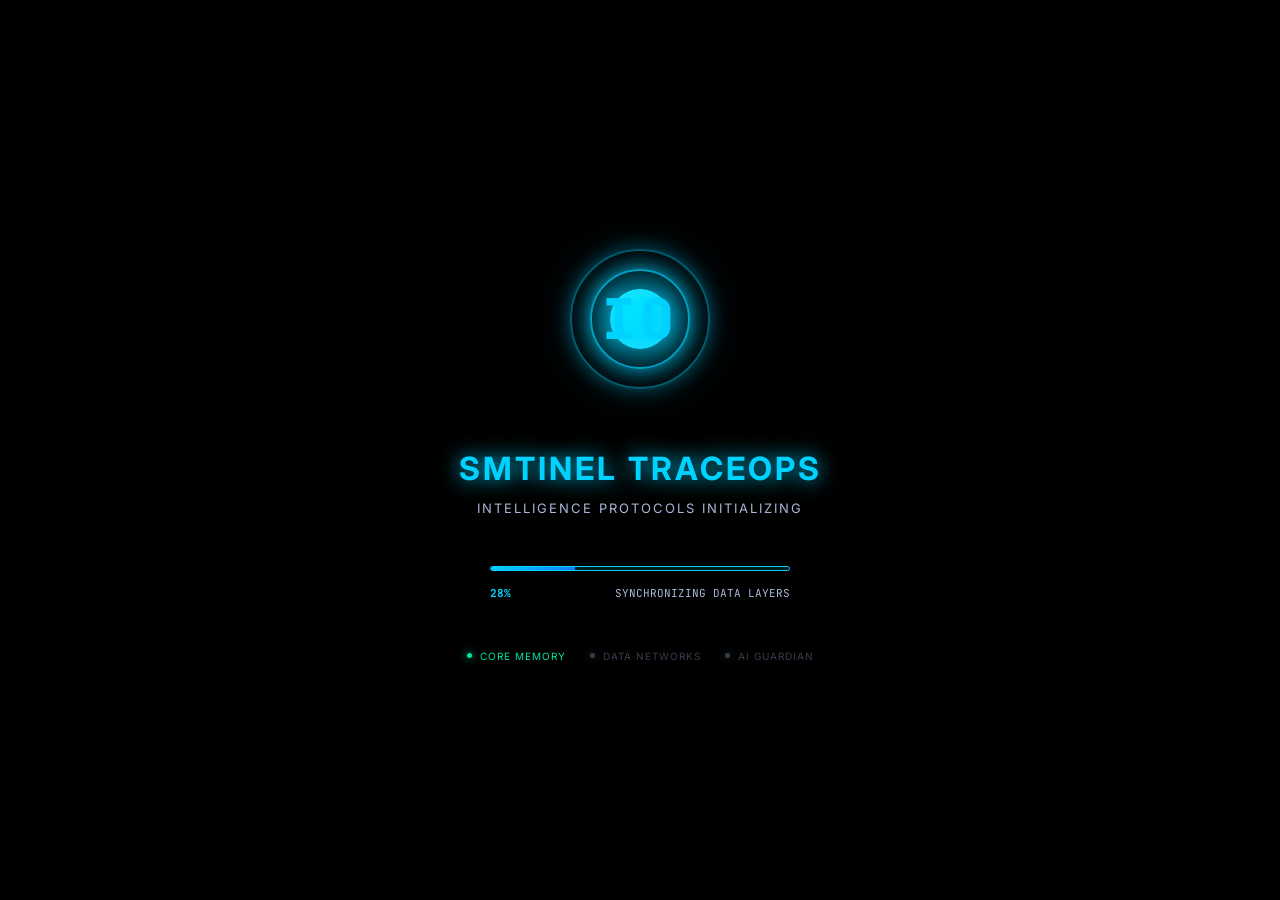
<file: demo/index.html>
<!DOCTYPE html>
<html lang="es">
<head>
    <meta charset="UTF-8">
    <meta name="viewport" content="width=device-width, initial-scale=1.0, viewport-fit=cover, user-scalable=no">
    <meta name="apple-mobile-web-app-capable" content="yes">
    <meta name="apple-mobile-web-app-status-bar-style" content="black-translucent">
    <title>SMTinel IO - Operative Intelligence</title>
    <link rel="preconnect" href="https://fonts.googleapis.com">
    <link rel="preconnect" href="https://fonts.gstatic.com" crossorigin>
    <link href="https://fonts.googleapis.com/css2?family=Inter:wght@300;400;600;700;800&family=JetBrains+Mono:wght@400;700&display=swap" rel="stylesheet">
<style>
/* ═══════════════════════════════════════════════════════════════ */
/* SMTINEL IO - PREMIUM CINEMATIC DASHBOARD                        */
/* Enterprise AI HUD - Complete Visual Redesign                    */
/* ═══════════════════════════════════════════════════════════════ */

/* ─────────────────────────────────────────────────────────────── */
/* RESET & BASE                                                     */
/* ─────────────────────────────────────────────────────────────── */

* {
    margin: 0;
    padding: 0;
    box-sizing: border-box;
}

html, body {
    width: 100% !important;
    height: 100% !important;
    font-family: 'Segoe UI', 'Inter', sans-serif !important;
    background: radial-gradient(circle at top, #0B1220, #050A0F) !important;
    color: #E8F0FF !important;
    overflow: hidden !important;
    -webkit-font-smoothing: antialiased !important;
    -webkit-touch-callout: none !important;
    user-select: none !important;
}

/* ─────────────────────────────────────────────────────────────── */
/* VIEWPORT & BINARY RAIN                                           */
/* ─────────────────────────────────────────────────────────────── */

.viewport {
    width: 100% !important;
    height: 100% !important;
    position: relative !important;
    overflow: hidden !important;
    display: flex !important;
    flex-direction: column !important;
}

#binaryCanvas {
    position: absolute;
    top: 0;
    left: 0;
    width: 100%;
    height: 100%;
    opacity: 0.06;
    z-index: 0;
}

/* ─────────────────────────────────────────────────────────────── */
/* BOOT SEQUENCE - CINEMATOGRAPHIC BLACK SCREEN                    */
/* ─────────────────────────────────────────────────────────────── */

.boot-sequence {
    position: absolute;
    inset: 0;
    display: flex;
    align-items: center;
    justify-content: center;
    background: #000000;
    backdrop-filter: blur(8px);
    z-index: 2000;
    opacity: 1;
    transition: opacity 1s cubic-bezier(0.4, 0, 0.2, 1);
    pointer-events: all;
}

.boot-sequence.hidden {
    opacity: 0;
    pointer-events: none;
}

.boot-container {
    display: flex;
    flex-direction: column;
    align-items: center;
    gap: 50px;
    text-align: center;
    padding: 40px;
    max-width: 500px;
}

/* Boot Logo - Holographic */
.boot-logo {
    position: relative;
    width: 160px;
    height: 160px;
    margin: 0 auto;
}

.logo-core {
    position: absolute;
    inset: 0;
    display: flex;
    align-items: center;
    justify-content: center;
    width: 60px;
    height: 60px;
    margin: auto;
    background: radial-gradient(circle at 30% 30%, #00F0FF, #00D2FF);
    border-radius: 50%;
    box-shadow: 0 0 40px #00D2FF, 0 0 80px rgba(0, 210, 255, 0.6),
                inset 0 0 20px rgba(255, 255, 255, 0.2);
    animation: corePulse 2s ease-in-out infinite;
}

@keyframes corePulse {
    0%, 100% {
        box-shadow: 0 0 40px #00D2FF, 0 0 80px rgba(0, 210, 255, 0.6),
                    inset 0 0 20px rgba(255, 255, 255, 0.2);
    }
    50% {
        box-shadow: 0 0 60px #00D2FF, 0 0 120px rgba(0, 210, 255, 0.8),
                    inset 0 0 30px rgba(255, 255, 255, 0.3);
    }
}

.logo-ring {
    position: absolute;
    inset: 0;
    border: 2px solid #00D2FF;
    border-radius: 50%;
    box-shadow: 0 0 20px #00D2FF;
    opacity: 0.7;
}

.ring-1 {
    width: 100px;
    height: 100px;
    top: 50%;
    left: 50%;
    transform: translate(-50%, -50%);
    animation: spinCW 3s linear infinite;
}

.ring-2 {
    width: 140px;
    height: 140px;
    top: 50%;
    left: 50%;
    transform: translate(-50%, -50%);
    opacity: 0.4;
    animation: spinCCW 5s linear infinite;
}

@keyframes spinCW {
    from { transform: translate(-50%, -50%) rotate(0deg); }
    to { transform: translate(-50%, -50%) rotate(360deg); }
}

@keyframes spinCCW {
    from { transform: translate(-50%, -50%) rotate(360deg); }
    to { transform: translate(-50%, -50%) rotate(0deg); }
}

.logo-text {
    position: absolute;
    inset: 0;
    display: flex;
    align-items: center;
    justify-content: center;
    font-size: 56px;
    font-weight: 800;
    color: #00D2FF;
    font-family: 'JetBrains Mono', monospace;
    text-shadow: 0 0 25px #00D2FF, 0 0 50px rgba(0, 210, 255, 0.5);
    letter-spacing: 4px;
}

.boot-title {
    font-size: 32px;
    font-weight: 700;
    color: #00D2FF;
    text-shadow: 0 0 20px #00D2FF;
    letter-spacing: 3px;
    text-transform: uppercase;
    margin-bottom: 12px;
}

.boot-subtitle {
    font-size: 13px;
    color: #A8B8D8;
    letter-spacing: 2px;
    text-transform: uppercase;
    animation: blink 1s infinite;
}

@keyframes blink {
    0%, 49%, 100% { opacity: 1; }
    50%, 99% { opacity: 0.5; }
}

/* Progress Bar */
.boot-progress-container {
    width: 100%;
    max-width: 300px;
}

.progress-bar {
    position: relative;
    width: 100%;
    height: 5px;
    background: rgba(0, 210, 255, 0.05);
    border: 1px solid #00D2FF;
    border-radius: 3px;
    overflow: hidden;
    margin-bottom: 15px;
    box-shadow: inset 0 0 10px rgba(0, 210, 255, 0.1);
}

.progress-fill {
    height: 100%;
    background: linear-gradient(90deg, #00D2FF, #147CFF);
    width: 0%;
    transition: width 0.1s linear;
    box-shadow: 0 0 15px #00D2FF;
}

.progress-glow {
    position: absolute;
    inset: -10px;
    background: radial-gradient(circle, #00D2FF, transparent);
    opacity: 0;
}

.progress-stats {
    display: flex;
    justify-content: space-between;
    font-size: 11px;
    color: #A8B8D8;
    font-family: 'JetBrains Mono', monospace;
}

.progress-percent {
    color: #00D2FF;
    font-weight: 700;
}

/* Boot Subsystems */
.boot-subsystems {
    display: flex;
    gap: 24px;
    justify-content: center;
}

.subsystem {
    display: flex;
    align-items: center;
    gap: 8px;
    font-size: 10px;
    color: #6B7D99;
    text-transform: uppercase;
    letter-spacing: 1px;
    opacity: 0.5;
    transition: all 0.3s ease;
}

.subsystem.active {
    color: #00E5A8;
    opacity: 1;
}

.subsystem .dot {
    width: 5px;
    height: 5px;
    border-radius: 50%;
    background: currentColor;
    box-shadow: 0 0 8px currentColor;
    animation: pulse 1.5s infinite;
}

@keyframes pulse {
    0%, 100% { opacity: 0.4; }
    50% { opacity: 1; }
}

/* ─────────────────────────────────────────────────────────────── */
/* MAIN DASHBOARD - 3 COLUMN GRID LAYOUT                            */
/* ─────────────────────────────────────────────────────────────── */

.dashboard {
    display: flex !important;
    flex-direction: column !important;
    width: 100% !important;
    height: 100% !important;
    z-index: 1 !important;
    opacity: 1 !important;
    transition: opacity 1s ease-in !important;
}

.dashboard.hidden {
    display: none;
    opacity: 0;
}

/* TOP NAVBAR - STICKY & PREMIUM */
.topbar {
    display: flex !important;
    align-items: center !important;
    justify-content: space-between !important;
    height: 70px !important;
    padding: 0 28px !important;
    background: rgba(10, 18, 32, 0.5) !important;
    backdrop-filter: blur(12px) !important;
    border-bottom: 1px solid rgba(0, 210, 255, 0.15) !important;
    gap: 40px !important;
    flex-shrink: 0 !important;
    z-index: 100 !important;
    box-shadow: 0 4px 20px rgba(0, 0, 0, 0.3) !important;
}

.topbar-left {
    display: flex;
    align-items: center;
    gap: 18px;
    flex-shrink: 0;
}

.logo-mini {
    position: relative;
    width: 40px;
    height: 40px;
}

.logo-mini-core {
    position: absolute;
    inset: 0;
    width: 20px;
    height: 20px;
    margin: auto;
    background: radial-gradient(circle, #00F0FF, #00D2FF);
    border-radius: 50%;
    box-shadow: 0 0 15px #00D2FF;
}

.logo-mini-text {
    position: absolute;
    inset: 0;
    display: flex;
    align-items: center;
    justify-content: center;
    font-size: 16px;
    font-weight: 800;
    color: #00D2FF;
    font-family: 'JetBrains Mono', monospace;
}

.brand-name {
    font-size: 15px;
    font-weight: 700;
    color: #00D2FF;
    letter-spacing: 1.5px;
    text-transform: uppercase;
}

.topbar-nav {
    display: flex;
    gap: 40px;
    flex: 1;
}

.nav-link {
    font-size: 11px;
    font-weight: 600;
    color: #A8B8D8;
    text-decoration: none;
    text-transform: uppercase;
    letter-spacing: 1.5px;
    position: relative;
    padding: 8px 0;
    transition: color 0.3s ease;
}

.nav-link::after {
    content: '';
    position: absolute;
    bottom: 0;
    left: 0;
    width: 0;
    height: 2px;
    background: #00D2FF;
    transition: width 0.3s ease;
    box-shadow: 0 0 8px #00D2FF;
}

.nav-link:hover,
.nav-link.active {
    color: #00D2FF;
}

.nav-link.active::after,
.nav-link:hover::after {
    width: 100%;
}

.topbar-right {
    flex-shrink: 0;
}

.status-badge {
    display: flex;
    align-items: center;
    gap: 10px;
    padding: 10px 16px;
    background: rgba(0, 229, 168, 0.08);
    border: 1px solid rgba(0, 229, 168, 0.3);
    border-radius: 20px;
    font-size: 10px;
    font-weight: 700;
    color: #00E5A8;
    text-transform: uppercase;
    letter-spacing: 1px;
}

.status-pulse {
    width: 6px;
    height: 6px;
    background: #00E5A8;
    border-radius: 50%;
    box-shadow: 0 0 10px #00E5A8;
    animation: pulse 2s infinite;
}

/* DASHBOARD GRID LAYOUT - 3 COLUMNS */
.dashboard-grid {
    display: grid !important;
    grid-template-columns: 280px 1fr 360px !important;
    grid-template-rows: 1fr !important;
    gap: 16px !important;
    padding: 16px !important;
    flex: 1 !important;
    overflow: hidden !important;
    height: calc(100vh - 70px) !important;
}

/* ─────────────────────────────────────────────────────────────── */
/* SIDEBAR LEFT - MODULE MENU                                       */
/* ─────────────────────────────────────────────────────────────── */

.sidebar {
    display: flex;
    flex-direction: column;
    gap: 20px;
    overflow-y: auto;
    padding-right: 8px;
}

.sidebar::-webkit-scrollbar {
    width: 6px;
}

.sidebar::-webkit-scrollbar-thumb {
    background: rgba(0, 210, 255, 0.3);
    border-radius: 3px;
}

.sidebar::-webkit-scrollbar-thumb:hover {
    background: rgba(0, 210, 255, 0.6);
}

.sidebar-title {
    font-size: 10px;
    font-weight: 700;
    color: #00D2FF;
    text-transform: uppercase;
    letter-spacing: 1.5px;
    padding: 0 4px;
    opacity: 0.8;
}

.menu-items {
    display: flex;
    flex-direction: column;
    gap: 6px;
}

.menu-item {
    display: flex;
    align-items: center;
    gap: 12px;
    padding: 12px 14px;
    background: rgba(0, 210, 255, 0.03);
    border: 1px solid rgba(0, 210, 255, 0.15);
    border-radius: 10px;
    color: #A8B8D8;
    font-size: 11px;
    font-weight: 500;
    cursor: pointer;
    transition: all 0.25s ease;
    text-transform: uppercase;
    letter-spacing: 0.5px;
    position: relative;
    overflow: hidden;
}

.menu-item::before {
    content: '';
    position: absolute;
    left: 0;
    top: 0;
    width: 3px;
    height: 100%;
    background: #00D2FF;
    transform: scaleY(0);
    transform-origin: top;
    transition: transform 0.3s ease;
}

.menu-item:hover {
    background: rgba(0, 210, 255, 0.08);
    border-color: rgba(0, 210, 255, 0.3);
    color: #E8F0FF;
    padding-left: 16px;
}

.menu-item.active {
    background: rgba(0, 210, 255, 0.12);
    border-color: #00D2FF;
    color: #00D2FF;
    box-shadow: 0 0 15px rgba(0, 210, 255, 0.2), inset 0 0 10px rgba(0, 210, 255, 0.1);
}

.menu-item.active::before {
    transform: scaleY(1);
}

.menu-icon {
    font-size: 14px;
    flex-shrink: 0;
}

/* ─────────────────────────────────────────────────────────────── */
/* MAIN CONTENT AREA - CENTER FLEXIBLE                              */
/* ─────────────────────────────────────────────────────────────── */

.main-content {
    display: flex;
    flex-direction: column;
    gap: 16px;
    overflow-y: auto;
    padding-right: 8px;
}

.main-content::-webkit-scrollbar {
    width: 6px;
}

.main-content::-webkit-scrollbar-thumb {
    background: rgba(0, 210, 255, 0.3);
    border-radius: 3px;
}

/* ─────────────────────────────────────────────────────────────── */
/* SIDEBAR RIGHT - WIDGETS                                          */
/* ─────────────────────────────────────────────────────────────── */

.sidebar-right {
    display: flex;
    flex-direction: column;
    gap: 16px;
    overflow-y: auto;
    padding-left: 8px;
}

.sidebar-right::-webkit-scrollbar {
    width: 6px;
}

.sidebar-right::-webkit-scrollbar-thumb {
    background: rgba(0, 210, 255, 0.3);
    border-radius: 3px;
}

/* ─────────────────────────────────────────────────────────────── */
/* CARD SYSTEM - GLASSMORPHIC PREMIUM                               */
/* ─────────────────────────────────────────────────────────────── */

.card {
    background: rgba(10, 15, 25, 0.6);
    backdrop-filter: blur(12px);
    border: 1px solid rgba(0, 210, 255, 0.2);
    border-radius: 14px;
    padding: 20px;
    box-shadow: 0 8px 32px rgba(0, 0, 0, 0.3),
                inset 0 1px 0 rgba(255, 255, 255, 0.08);
    animation: cardAppear 0.6s cubic-bezier(0.4, 0, 0.2, 1) forwards;
    opacity: 0;
    position: relative;
    overflow: hidden;
}

@keyframes cardAppear {
    from {
        opacity: 0;
        transform: translateY(20px);
    }
    to {
        opacity: 1;
        transform: translateY(0);
    }
}

.card::before {
    content: '';
    position: absolute;
    inset: -1px;
    background: linear-gradient(135deg, rgba(0, 210, 255, 0.1), transparent);
    border-radius: 14px;
    pointer-events: none;
    opacity: 0;
    transition: opacity 0.3s ease;
}

.card:hover::before {
    opacity: 0.5;
}

.card-header {
    display: flex;
    justify-content: space-between;
    align-items: center;
    margin-bottom: 16px;
    padding-bottom: 12px;
    border-bottom: 1px solid rgba(0, 210, 255, 0.15);
}

.card-title {
    font-size: 12px;
    font-weight: 700;
    color: #00D2FF;
    text-transform: uppercase;
    letter-spacing: 1.5px;
}

.card-status {
    font-size: 9px;
    color: #00E5A8;
    font-weight: 700;
    text-transform: uppercase;
    letter-spacing: 1px;
}

/* ─────────────────────────────────────────────────────────────── */
/* SMTINELITO - PREMIUM CYBERNETIC GUARDIAN                         */
/* ─────────────────────────────────────────────────────────────── */

.guardian-card {
    grid-column: 1 / 3;
    min-height: 320px;
}

.guardian-display {
    display: grid;
    grid-template-columns: 200px 1fr;
    gap: 32px;
    align-items: center;
}

.smtinelito-container {
    display: flex;
    justify-content: center;
    align-items: center;
    height: 220px;
    perspective: 1000px;
}

.smtinelito {
    position: relative;
    width: 160px;
    height: 180px;
    filter: drop-shadow(0 0 25px rgba(0, 210, 255, 0.5));
}

/* Shield */
.shield-layer {
    position: absolute;
    inset: 0;
    display: flex;
    align-items: center;
    justify-content: center;
    z-index: 1;
}

.shield-inner {
    width: 90px;
    height: 110px;
    background: linear-gradient(135deg, rgba(0, 210, 255, 0.15), rgba(20, 124, 255, 0.1));
    clip-path: polygon(50% 0%, 100% 25%, 100% 75%, 50% 100%, 0% 75%, 0% 25%);
    border: 2px solid #00D2FF;
    box-shadow: inset 0 0 15px rgba(0, 210, 255, 0.2), 0 0 25px #00D2FF;
    animation: shieldPulse 2.5s ease-in-out infinite;
}

@keyframes shieldPulse {
    0%, 100% {
        box-shadow: inset 0 0 15px rgba(0, 210, 255, 0.2), 0 0 25px #00D2FF;
    }
    50% {
        box-shadow: inset 0 0 25px rgba(0, 210, 255, 0.3), 0 0 40px #00D2FF;
    }
}

.shield-glow {
    position: absolute;
    inset: -20px;
    background: radial-gradient(circle, #00D2FF, transparent);
    opacity: 0.2;
    filter: blur(15px);
    animation: shieldGlow 3s ease-in-out infinite;
}

@keyframes shieldGlow {
    0%, 100% { opacity: 0.15; transform: scale(0.95); }
    50% { opacity: 0.4; transform: scale(1.05); }
}

/* Body */
.body-layer {
    position: absolute;
    inset: 0;
    animation: bodyFloat 3.5s ease-in-out infinite;
    z-index: 2;
}

@keyframes bodyFloat {
    0%, 100% { transform: translateY(0px) rotateZ(-2deg); }
    50% { transform: translateY(-16px) rotateZ(2deg); }
}

/* Head */
.head {
    position: absolute;
    top: 15px;
    left: 50%;
    transform: translateX(-50%);
    width: 55px;
    height: 55px;
}

/* Eyes */
.eye {
    position: absolute;
    width: 16px;
    height: 22px;
    background: radial-gradient(circle at 35% 35%, #00F0FF, #00D2FF);
    border: 2px solid #00D2FF;
    border-radius: 50%;
    display: flex;
    align-items: center;
    justify-content: center;
    box-shadow: 0 0 12px #00D2FF, inset 0 0 8px rgba(255, 255, 255, 0.3);
}

.left-eye {
    top: 10px;
    left: 8px;
}

.right-eye {
    top: 10px;
    right: 8px;
}

.pupil {
    width: 7px;
    height: 9px;
    background: rgba(0, 0, 0, 0.95);
    border-radius: 50%;
    animation: eyeBlink 4s ease-in-out infinite;
}

@keyframes eyeBlink {
    0%, 10%, 90%, 100% { transform: scaleY(1); }
    5% { transform: scaleY(0.1); }
}

.eye-glow {
    position: absolute;
    inset: -8px;
    background: radial-gradient(circle, #00D2FF, transparent);
    border-radius: 50%;
    opacity: 0;
    animation: eyeGlow 3s ease-in-out infinite;
}

@keyframes eyeGlow {
    0%, 100% { opacity: 0.2; box-shadow: 0 0 8px #00D2FF; }
    50% { opacity: 0.6; box-shadow: 0 0 16px #00D2FF; }
}

/* Beak */
.beak {
    position: absolute;
    bottom: 8px;
    left: 50%;
    transform: translateX(-50%);
    width: 14px;
    height: 10px;
    background: linear-gradient(135deg, #FFB800, #FFA500);
    clip-path: polygon(0% 50%, 50% 0%, 100% 50%, 50% 100%);
    box-shadow: 0 0 10px #FFB800;
}

/* Wings */
.wing {
    position: absolute;
    top: 50%;
    width: 45px;
    height: 35px;
    transform: translateY(-50%);
    display: flex;
    gap: 4px;
}

.left-wing {
    left: -45px;
    flex-direction: row-reverse;
}

.right-wing {
    right: -45px;
}

.feather {
    flex: 1;
    background: linear-gradient(90deg, #00D2FF, #147CFF);
    border-radius: 50%;
    opacity: 0.75;
    box-shadow: 0 0 12px rgba(0, 210, 255, 0.5);
    animation: featherWave 2s ease-in-out infinite;
}

.feather-1 { animation-delay: 0s; }
.feather-2 { animation-delay: 0.2s; }
.feather-3 { animation-delay: 0.4s; }

@keyframes featherWave {
    0%, 100% { transform: scaleY(1) rotateZ(0deg); }
    50% { transform: scaleY(1.15) rotateZ(8deg); }
}

/* Body Core */
.body-core {
    position: absolute;
    top: 75px;
    left: 50%;
    transform: translateX(-50%);
    width: 48px;
    height: 65px;
    background: linear-gradient(135deg, rgba(0, 210, 255, 0.2), rgba(20, 124, 255, 0.15));
    border: 2px solid #00D2FF;
    border-radius: 24px;
    box-shadow: 0 0 15px rgba(0, 210, 255, 0.3);
}

/* Legs */
.leg {
    position: absolute;
    bottom: 0;
    width: 4px;
    height: 28px;
    background: linear-gradient(180deg, #FFB800, #00D2FF);
    animation: legWalk 1.5s ease-in-out infinite;
}

.left-leg {
    left: 32px;
}

.right-leg {
    right: 32px;
}

@keyframes legWalk {
    0%, 100% { transform: scaleY(1) translateY(0); }
    50% { transform: scaleY(1.05) translateY(2px); }
}

/* Scan Overlay */
.scan-overlay {
    position: absolute;
    inset: 0;
    background: repeating-linear-gradient(
        0deg,
        rgba(0, 210, 255, 0.02),
        rgba(0, 210, 255, 0.02) 2px,
        transparent 2px,
        transparent 4px
    );
    animation: scanMove 8s linear infinite;
    opacity: 0.6;
}

@keyframes scanMove {
    0% { transform: translateY(-100%); }
    100% { transform: translateY(100%); }
}

/* Guardian Status Panel */
.guardian-status {
    display: flex;
    flex-direction: column;
    gap: 14px;
}

.status-item {
    display: flex;
    flex-direction: column;
    gap: 6px;
    padding: 12px 14px;
    background: rgba(0, 210, 255, 0.04);
    border: 1px solid rgba(0, 210, 255, 0.15);
    border-radius: 10px;
    transition: all 0.3s ease;
}

.status-item:hover {
    background: rgba(0, 210, 255, 0.08);
    border-color: rgba(0, 210, 255, 0.3);
}

.status-item .label {
    font-size: 9px;
    color: #6B7D99;
    text-transform: uppercase;
    letter-spacing: 1px;
    font-weight: 600;
}

.status-item .value {
    font-size: 13px;
    font-weight: 700;
    color: #00D2FF;
    font-family: 'JetBrains Mono', monospace;
}

.status-healthy {
    color: #00E5A8;
}

.xp-bar {
    position: relative;
    width: 100%;
    height: 18px;
    background: rgba(0, 210, 255, 0.08);
    border: 1px solid rgba(0, 210, 255, 0.2);
    border-radius: 9px;
    overflow: hidden;
    margin-top: 6px;
}

.xp-fill {
    height: 100%;
    background: linear-gradient(90deg, #00D2FF, #147CFF);
    width: 64%;
    box-shadow: 0 0 10px #00D2FF;
    transition: width 0.5s cubic-bezier(0.4, 0, 0.2, 1);
}

.xp-text {
    position: absolute;
    inset: 0;
    display: flex;
    align-items: center;
    justify-content: center;
    font-size: 8px;
    font-weight: 700;
    color: #E8F0FF;
    font-family: 'JetBrains Mono', monospace;
    text-shadow: 0 0 4px rgba(0, 0, 0, 0.8);
}

/* ─────────────────────────────────────────────────────────────── */
/* PUZZLE CORRELATION - HOLOGRAPHIC CARDS                           */
/* ─────────────────────────────────────────────────────────────── */

.puzzle-card {
    grid-column: 1 / 3;
    min-height: auto;
}

.puzzle-wrapper {
    display: flex;
    flex-direction: column;
    gap: 16px;
}

.puzzle-nodes {
    display: flex;
    gap: 12px;
    overflow-x: auto;
    padding-bottom: 10px;
    -webkit-overflow-scrolling: touch;
}

.puzzle-nodes::-webkit-scrollbar {
    height: 4px;
}

.puzzle-nodes::-webkit-scrollbar-thumb {
    background: rgba(0, 210, 255, 0.3);
    border-radius: 2px;
}

.puzzle-node {
    position: relative;
    flex-shrink: 0;
    width: 105px;
    height: 105px;
    cursor: pointer;
    transition: all 0.3s ease;
}

.node-glow {
    position: absolute;
    inset: -10px;
    background: radial-gradient(circle, #FFB800, transparent);
    opacity: 0;
    filter: blur(14px);
    transition: opacity 0.3s ease;
    pointer-events: none;
}

.puzzle-node.active .node-glow {
    opacity: 0.6;
    background: radial-gradient(circle, #00D2FF, transparent);
}

.node-inner {
    position: absolute;
    inset: 0;
    display: flex;
    flex-direction: column;
    align-items: center;
    justify-content: center;
    padding: 10px;
    background: linear-gradient(135deg, rgba(255, 184, 0, 0.1), rgba(0, 210, 255, 0.06));
    border: 2px solid #FFB800;
    border-radius: 12px;
    text-align: center;
    transition: all 0.25s ease;
    box-shadow: 0 0 20px rgba(255, 184, 0, 0.15);
    backdrop-filter: blur(8px);
}

.puzzle-node:hover .node-inner {
    background: linear-gradient(135deg, rgba(255, 184, 0, 0.15), rgba(0, 210, 255, 0.1));
    border-color: #FFB800;
    transform: translateY(-6px);
    box-shadow: 0 0 30px rgba(255, 184, 0, 0.3);
}

.puzzle-node.active .node-inner {
    background: linear-gradient(135deg, rgba(0, 210, 255, 0.15), rgba(20, 124, 255, 0.1));
    border-color: #00D2FF;
    box-shadow: 0 0 25px #00D2FF, inset 0 0 15px rgba(0, 210, 255, 0.15);
}

.puzzle-node.locked {
    opacity: 0.35;
    cursor: not-allowed;
}

.puzzle-node.locked .node-inner {
    border-style: dashed;
    box-shadow: none;
}

.node-label {
    font-size: 10px;
    font-weight: 700;
    color: #A8B8D8;
    text-transform: uppercase;
    letter-spacing: 0.5px;
    margin-bottom: 4px;
}

.puzzle-node.active .node-label {
    color: #00D2FF;
}

.node-value {
    font-size: 13px;
    font-weight: 700;
    color: #FFB800;
    font-family: 'JetBrains Mono', monospace;
}

.puzzle-node.active .node-value {
    color: #00D2FF;
}

.node-connector {
    flex-shrink: 0;
    width: 18px;
    height: 2px;
    background: linear-gradient(90deg, transparent, #FFB800, transparent);
    align-self: center;
    transition: all 0.3s ease;
}

.node-connector.locked {
    background: linear-gradient(90deg, transparent, #6B7D99, transparent);
    opacity: 0.3;
}

/* Resolve Button */
.btn-resolve {
    align-self: center;
    padding: 14px 36px;
    background: linear-gradient(135deg, #00D2FF, #147CFF);
    color: #050A0F;
    border: none;
    border-radius: 10px;
    font-family: 'JetBrains Mono', monospace;
    font-size: 12px;
    font-weight: 700;
    cursor: pointer;
    text-transform: uppercase;
    letter-spacing: 1.5px;
    position: relative;
    overflow: hidden;
    transition: all 0.3s ease;
    box-shadow: 0 0 25px rgba(0, 210, 255, 0.5);
    margin-top: 8px;
}

.btn-glow {
    position: absolute;
    inset: 0;
    background: radial-gradient(circle, rgba(255, 255, 255, 0.4), transparent);
    opacity: 0;
    animation: btnPulse 2s ease-in-out infinite;
    pointer-events: none;
}

@keyframes btnPulse {
    0%, 100% { opacity: 0; }
    50% { opacity: 0.4; }
}

.btn-resolve:hover {
    transform: translateY(-3px);
    box-shadow: 0 0 40px rgba(0, 210, 255, 0.8);
    background: linear-gradient(135deg, #00F0FF, #1070FF);
}

.btn-resolve:active {
    transform: translateY(-1px);
}

/* ─────────────────────────────────────────────────────────────── */
/* RIGHT SIDEBAR WIDGETS                                            */
/* ─────────────────────────────────────────────────────────────── */

.health-card,
.mission-card,
.intelligence-card {
    min-height: auto;
}

/* Plant Health Widget */
.health-display {
    display: flex;
    flex-direction: column;
    gap: 12px;
}

.health-meter {
    position: relative;
}

.health-value {
    font-size: 36px;
    font-weight: 800;
    color: #00E5A8;
    font-family: 'JetBrains Mono', monospace;
    text-shadow: 0 0 15px #00E5A8;
    margin-bottom: 8px;
    transition: all 0.5s ease;
    letter-spacing: 1px;
}

.health-chart {
    width: 100%;
    height: 55px;
    filter: drop-shadow(0 0 8px rgba(0, 210, 255, 0.3));
    transition: all 0.3s ease;
}

.health-status {
    display: flex;
    flex-direction: column;
    gap: 8px;
    margin-top: 8px;
}

.status-item.small {
    display: flex;
    align-items: center;
    gap: 10px;
    font-size: 10px;
    color: #A8B8D8;
    transition: color 0.3s ease;
}

.status-item.small:hover {
    color: #E8F0FF;
}

.status-item.small .dot {
    width: 7px;
    height: 7px;
    border-radius: 50%;
    flex-shrink: 0;
}

.dot.healthy {
    background: #00E5A8;
    box-shadow: 0 0 10px #00E5A8;
}

.dot.warning {
    background: #FFB800;
    box-shadow: 0 0 10px #FFB800;
}

/* Mission List */
.mission-list {
    display: flex;
    flex-direction: column;
    gap: 10px;
}

.mission-item {
    display: flex;
    align-items: center;
    gap: 12px;
    padding: 12px;
    border-left: 3px solid #6B7D99;
    color: #A8B8D8;
    font-size: 11px;
    transition: all 0.3s ease;
    background: rgba(0, 210, 255, 0.02);
    border-radius: 6px;
}

.mission-item:hover {
    background: rgba(0, 210, 255, 0.06);
    color: #E8F0FF;
}

.mission-item.completed {
    border-left-color: #00E5A8;
    color: #00E5A8;
}

.mission-item.active {
    border-left-color: #00D2FF;
    color: #00D2FF;
    background: rgba(0, 210, 255, 0.08);
}

.mission-check {
    display: flex;
    align-items: center;
    justify-content: center;
    width: 18px;
    height: 18px;
    border: 1.5px solid currentColor;
    border-radius: 4px;
    font-size: 10px;
    font-weight: 700;
    flex-shrink: 0;
    transition: all 0.3s ease;
}

.mission-item.completed .mission-check {
    background: #00E5A8;
    color: #050A0F;
    border-color: #00E5A8;
    box-shadow: 0 0 8px #00E5A8;
}

/* Intelligence Progress */
.intel-display {
    display: flex;
    flex-direction: column;
    gap: 14px;
}

.intel-meter {
    font-size: 32px;
    font-weight: 800;
    color: #00D2FF;
    font-family: 'JetBrains Mono', monospace;
    text-shadow: 0 0 12px #00D2FF;
    letter-spacing: 1px;
}

.intel-bar {
    position: relative;
    width: 100%;
    height: 10px;
    background: rgba(0, 210, 255, 0.08);
    border: 1px solid rgba(0, 210, 255, 0.2);
    border-radius: 5px;
    overflow: hidden;
}

.intel-fill {
    height: 100%;
    width: 72%;
    background: linear-gradient(90deg, #00D2FF, #147CFF);
    transition: width 0.5s cubic-bezier(0.4, 0, 0.2, 1);
    box-shadow: 0 0 10px #00D2FF;
}

.intel-glow {
    position: absolute;
    top: 0;
    left: 0;
    height: 100%;
    background: radial-gradient(circle, #00D2FF, transparent);
    width: 72%;
    filter: blur(4px);
    opacity: 0.5;
}

/* ─────────────────────────────────────────────────────────────── */
/* RESPONSIVE DESIGN - TABLET & MOBILE                              */
/* ─────────────────────────────────────────────────────────────── */

@media (max-width: 1440px) {
    .dashboard-grid {
        grid-template-columns: 240px 1fr 320px;
        gap: 14px;
        padding: 14px;
    }

    .sidebar {
        gap: 16px;
    }

    .menu-item {
        padding: 11px 12px;
        font-size: 10px;
    }

    .card {
        padding: 18px;
    }
}

@media (max-width: 1024px) {
    .dashboard-grid {
        grid-template-columns: 200px 1fr 280px;
        gap: 12px;
        padding: 12px;
    }

    .topbar {
        padding: 0 20px;
        gap: 28px;
    }

    .topbar-nav {
        gap: 28px;
    }

    .guardian-display {
        grid-template-columns: 1fr;
        gap: 24px;
    }

    .menu-item {
        padding: 10px 11px;
        font-size: 10px;
    }
}

@media (max-width: 768px) {
    .dashboard-grid {
        grid-template-columns: 1fr;
        grid-template-rows: auto 1fr auto;
        gap: 12px;
        padding: 12px;
        height: auto;
    }

    .sidebar {
        grid-column: 1;
        display: grid;
        grid-template-columns: 1fr 1fr;
        gap: 12px;
        order: 1;
        padding: 0;
    }

    .sidebar-section {
        display: flex;
        flex-direction: column;
        gap: 8px;
    }

    .main-content {
        order: 2;
        gap: 12px;
    }

    .sidebar-right {
        grid-column: 1;
        display: grid;
        grid-template-columns: 1fr 1fr;
        gap: 12px;
        order: 3;
        padding: 0;
    }

    .guardian-card {
        grid-column: 1;
    }

    .puzzle-card {
        grid-column: 1;
    }

    .guardian-display {
        grid-template-columns: 1fr;
        gap: 20px;
    }

    .topbar {
        padding: 0 16px;
        height: auto;
        gap: 20px;
        flex-wrap: wrap;
    }

    .topbar-nav {
        order: 3;
        width: 100%;
        gap: 20px;
        padding-top: 8px;
    }

    .smtinelito-container {
        height: 180px;
    }
}

@media (max-width: 480px) {
    .dashboard-grid {
        grid-template-columns: 1fr;
    }

    .topbar {
        padding: 0 12px;
        gap: 12px;
        height: 60px;
    }

    .topbar-nav {
        gap: 12px;
        font-size: 9px;
    }

    .sidebar,
    .sidebar-right {
        grid-template-columns: 1fr;
        gap: 10px;
    }

    .sidebar-title {
        font-size: 9px;
    }

    .menu-item {
        padding: 9px 10px;
        font-size: 9px;
    }

    .card {
        padding: 14px;
    }

    .card-header {
        margin-bottom: 12px;
        padding-bottom: 10px;
    }

    .card-title {
        font-size: 11px;
    }

    .smtinelito {
        width: 140px;
        height: 160px;
    }

    .guardian-status {
        gap: 12px;
    }

    .status-item {
        padding: 10px 12px;
    }

    .puzzle-node {
        width: 90px;
        height: 90px;
    }

    .node-label {
        font-size: 9px;
    }

    .node-value {
        font-size: 12px;
    }

    .btn-resolve {
        padding: 12px 28px;
        font-size: 10px;
    }

    .health-value {
        font-size: 28px;
    }

    .intel-meter {
        font-size: 24px;
    }

    .health-chart {
        height: 45px;
    }

    .mission-item {
        padding: 10px;
        font-size: 10px;
    }
}

/* ─────────────────────────────────────────────────────────────── */
/* VIEWPORT FIT FOR iPhone NOTCH/HOME INDICATOR                    */
/* ─────────────────────────────────────────────────────────────── */

@supports (padding: max(0px)) {
    .topbar {
        padding-left: max(20px, env(safe-area-inset-left));
        padding-right: max(20px, env(safe-area-inset-right));
    }

    .dashboard-grid {
        padding-bottom: max(16px, env(safe-area-inset-bottom));
    }

    .sidebar,
    .sidebar-right {
        padding-bottom: max(0px, env(safe-area-inset-bottom));
    }
}
</style>
</head>
<body>
    <!-- Main Viewport -->
    <div id="viewport" class="viewport">
        <!-- Binary Rain Canvas -->
        <canvas id="binaryCanvas" class="binary-rain"></canvas>

        <!-- Boot Sequence -->
        <div id="bootSequence" class="boot-sequence active">
            <div class="boot-container">
                <div class="boot-logo">
                    <div class="logo-core"></div>
                    <div class="logo-ring ring-1"></div>
                    <div class="logo-ring ring-2"></div>
                    <div class="logo-text">IO</div>
                </div>

                <div class="boot-info">
                    <h1 class="boot-title">SMTINEL TRACEOPS</h1>
                    <p class="boot-subtitle">Intelligence Protocols Initializing</p>
                </div>

                <div class="boot-progress-container">
                    <div class="progress-bar">
                        <div class="progress-fill"></div>
                        <div class="progress-glow"></div>
                    </div>
                    <div class="progress-stats">
                        <span class="progress-percent"><span id="bootPercent">0</span>%</span>
                        <span class="progress-status" id="bootStatus">SYSTEM BOOT</span>
                    </div>
                </div>

                <div class="boot-subsystems">
                    <div class="subsystem active"><span class="dot"></span>Core Memory</div>
                    <div class="subsystem"><span class="dot"></span>Data Networks</div>
                    <div class="subsystem"><span class="dot"></span>AI Guardian</div>
                </div>
            </div>
        </div>

        <!-- Main Dashboard -->
        <div id="mainDashboard" class="dashboard hidden">
            <!-- Top Navigation Bar -->
            <nav class="topbar">
                <div class="topbar-left">
                    <div class="logo-mini">
                        <div class="logo-mini-core"></div>
                        <div class="logo-mini-text">IO</div>
                    </div>
                    <span class="brand-name">SMTINEL</span>
                </div>

                <div class="topbar-nav">
                    <a href="#" class="nav-link active">DASHBOARD</a>
                    <a href="#" class="nav-link">TRACEABILITY</a>
                    <a href="#" class="nav-link">INTELLIGENCE</a>
                </div>

                <div class="topbar-right">
                    <div class="status-badge">
                        <span class="status-pulse"></span>
                        <span class="status-text">ACTIVE</span>
                    </div>
                </div>
            </nav>

            <!-- Main Content Grid -->
            <div class="dashboard-grid">
                <!-- Left Sidebar -->
                <aside class="sidebar">
                    <div class="sidebar-section">
                        <h3 class="sidebar-title">MODULES</h3>
                        <div class="menu-items">
                            <div class="menu-item active">
                                <div class="menu-icon">◉</div>
                                <span>COMMAND CENTER</span>
                            </div>
                            <div class="menu-item">
                                <div class="menu-icon">⊙</div>
                                <span>PLANT STATUS</span>
                            </div>
                            <div class="menu-item">
                                <div class="menu-icon">◈</div>
                                <span>TRACE ENGINE</span>
                            </div>
                            <div class="menu-item">
                                <div class="menu-icon">⟡</div>
                                <span>YIELD CORE</span>
                            </div>
                            <div class="menu-item">
                                <div class="menu-icon">⊕</div>
                                <span>PUZZLE ZONE</span>
                            </div>
                        </div>
                    </div>

                    <div class="sidebar-section">
                        <h3 class="sidebar-title">SYSTEM</h3>
                        <div class="menu-items">
                            <div class="menu-item">
                                <div class="menu-icon">⚙</div>
                                <span>Settings</span>
                            </div>
                            <div class="menu-item">
                                <div class="menu-icon">⚡</div>
                                <span>Performance</span>
                            </div>
                        </div>
                    </div>
                </aside>

                <!-- Center Content Area -->
                <main class="main-content">
                    <!-- Guardian Section -->
                    <section class="card guardian-card">
                        <div class="card-header">
                            <h2 class="card-title">AI GUARDIAN</h2>
                            <div class="card-status">NIVEL 03</div>
                        </div>

                        <div class="guardian-display">
                            <!-- SMTinelito Premium -->
                            <div class="smtinelito-container">
                                <div class="smtinelito">
                                    <!-- Shield Layer -->
                                    <div class="shield-layer">
                                        <div class="shield-inner"></div>
                                        <div class="shield-glow"></div>
                                    </div>

                                    <!-- Body Layer -->
                                    <div class="body-layer">
                                        <!-- Head -->
                                        <div class="head">
                                            <div class="eye left-eye">
                                                <div class="pupil"></div>
                                                <div class="eye-glow"></div>
                                            </div>
                                            <div class="eye right-eye">
                                                <div class="pupil"></div>
                                                <div class="eye-glow"></div>
                                            </div>
                                            <div class="beak"></div>
                                        </div>

                                        <!-- Wing Left -->
                                        <div class="wing left-wing">
                                            <div class="feather feather-1"></div>
                                            <div class="feather feather-2"></div>
                                            <div class="feather feather-3"></div>
                                        </div>

                                        <!-- Wing Right -->
                                        <div class="wing right-wing">
                                            <div class="feather feather-1"></div>
                                            <div class="feather feather-2"></div>
                                            <div class="feather feather-3"></div>
                                        </div>

                                        <!-- Body -->
                                        <div class="body-core"></div>

                                        <!-- Legs -->
                                        <div class="leg left-leg"></div>
                                        <div class="leg right-leg"></div>
                                    </div>

                                    <!-- Scan Lines -->
                                    <div class="scan-overlay"></div>
                                </div>
                            </div>

                            <!-- Status Panel -->
                            <div class="guardian-status">
                                <div class="status-item">
                                    <span class="label">SMTinelito</span>
                                    <span class="value">IO GUARDIAN</span>
                                </div>
                                <div class="status-item">
                                    <span class="label">Experience</span>
                                    <div class="xp-bar">
                                        <div class="xp-fill"></div>
                                        <div class="xp-text">2,450 / 3,800 XP</div>
                                    </div>
                                </div>
                                <div class="status-item">
                                    <span class="label">Status</span>
                                    <span class="value status-healthy">OPERATIONAL</span>
                                </div>
                            </div>
                        </div>
                    </section>

                    <!-- Puzzle Section -->
                    <section class="card puzzle-card">
                        <div class="card-header">
                            <h2 class="card-title">PUZZLE CORRELACIÓN</h2>
                            <div class="card-status">ACTIVE</div>
                        </div>

                        <div class="puzzle-wrapper">
                            <div class="puzzle-nodes">
                                <div class="puzzle-node" data-node="ICT">
                                    <div class="node-glow"></div>
                                    <div class="node-inner">
                                        <div class="node-label">ICT</div>
                                        <div class="node-value">1610</div>
                                    </div>
                                </div>

                                <div class="node-connector"></div>

                                <div class="puzzle-node" data-node="AOI">
                                    <div class="node-glow"></div>
                                    <div class="node-inner">
                                        <div class="node-label">AOI</div>
                                        <div class="node-value">1210</div>
                                    </div>
                                </div>

                                <div class="node-connector"></div>

                                <div class="puzzle-node active" data-node="REFLOW">
                                    <div class="node-glow"></div>
                                    <div class="node-inner">
                                        <div class="node-label">REFLOW</div>
                                        <div class="node-value">2170°</div>
                                    </div>
                                </div>

                                <div class="node-connector"></div>

                                <div class="puzzle-node" data-node="SOLDER">
                                    <div class="node-glow"></div>
                                    <div class="node-inner">
                                        <div class="node-label">SOLDER</div>
                                        <div class="node-value">WARN</div>
                                    </div>
                                </div>

                                <div class="node-connector locked"></div>

                                <div class="puzzle-node locked" data-node="MYSTERY">
                                    <div class="node-glow"></div>
                                    <div class="node-inner">
                                        <div class="node-label">?</div>
                                        <div class="node-value">???</div>
                                    </div>
                                </div>
                            </div>

                            <button class="btn-resolve" id="resolveBtn">
                                <span class="btn-text">RESOLVER</span>
                                <span class="btn-glow"></span>
                            </button>
                        </div>
                    </section>
                </main>

                <!-- Right Sidebar -->
                <aside class="sidebar-right">
                    <!-- Plant Health Widget -->
                    <section class="card health-card">
                        <div class="card-header">
                            <h3 class="card-title">PLANT HEALTH</h3>
                        </div>

                        <div class="health-display">
                            <div class="health-meter">
                                <div class="health-value">68%</div>
                                <svg class="health-chart" viewBox="0 0 200 60" preserveAspectRatio="none">
                                    <defs>
                                        <linearGradient id="healthGrad" x1="0%" y1="0%" x2="0%" y2="100%">
                                            <stop offset="0%" style="stop-color:#00E5A8;stop-opacity:0.6" />
                                            <stop offset="100%" style="stop-color:#00D2FF;stop-opacity:0" />
                                        </linearGradient>
                                    </defs>
                                    <polyline points="0,45 25,35 50,30 75,40 100,20 125,35 150,25 175,40 200,15"
                                              stroke="#00D2FF" stroke-width="2" fill="none"/>
                                    <polyline points="0,45 25,35 50,30 75,40 100,20 125,35 150,25 175,40 200,15"
                                              stroke="url(#healthGrad)" stroke-width="2" fill="url(#healthGrad)"/>
                                </svg>
                            </div>

                            <div class="health-status">
                                <div class="status-item small">
                                    <span class="dot healthy"></span>
                                    <span>Operativo</span>
                                </div>
                                <div class="status-item small">
                                    <span class="dot warning"></span>
                                    <span>Monitoreo</span>
                                </div>
                            </div>
                        </div>
                    </section>

                    <!-- Mission Progress -->
                    <section class="card mission-card">
                        <div class="card-header">
                            <h3 class="card-title">MISIÓN ACTUAL</h3>
                        </div>

                        <div class="mission-list">
                            <div class="mission-item completed">
                                <div class="mission-check">✓</div>
                                <span>Recolecta datos</span>
                            </div>
                            <div class="mission-item completed">
                                <div class="mission-check">✓</div>
                                <span>Sincroniza eventos</span>
                            </div>
                            <div class="mission-item completed">
                                <div class="mission-check">✓</div>
                                <span>Identifica patrones</span>
                            </div>
                            <div class="mission-item active">
                                <div class="mission-check">→</div>
                                <span>Resuelve puzzle</span>
                            </div>
                        </div>
                    </section>

                    <!-- Intelligence Progress -->
                    <section class="card intelligence-card">
                        <div class="card-header">
                            <h3 class="card-title">INTELIGENCIA</h3>
                        </div>

                        <div class="intel-display">
                            <div class="intel-meter">72%</div>
                            <div class="intel-bar">
                                <div class="intel-fill"></div>
                                <div class="intel-glow"></div>
                            </div>
                        </div>
                    </section>
                </aside>
            </div>
        </div>
    </div>

    <script src="https://cdnjs.cloudflare.com/ajax/libs/gsap/3.12.2/gsap.min.js"></script>
    <script src="app.js"></script>
</body>
</html>
</file>
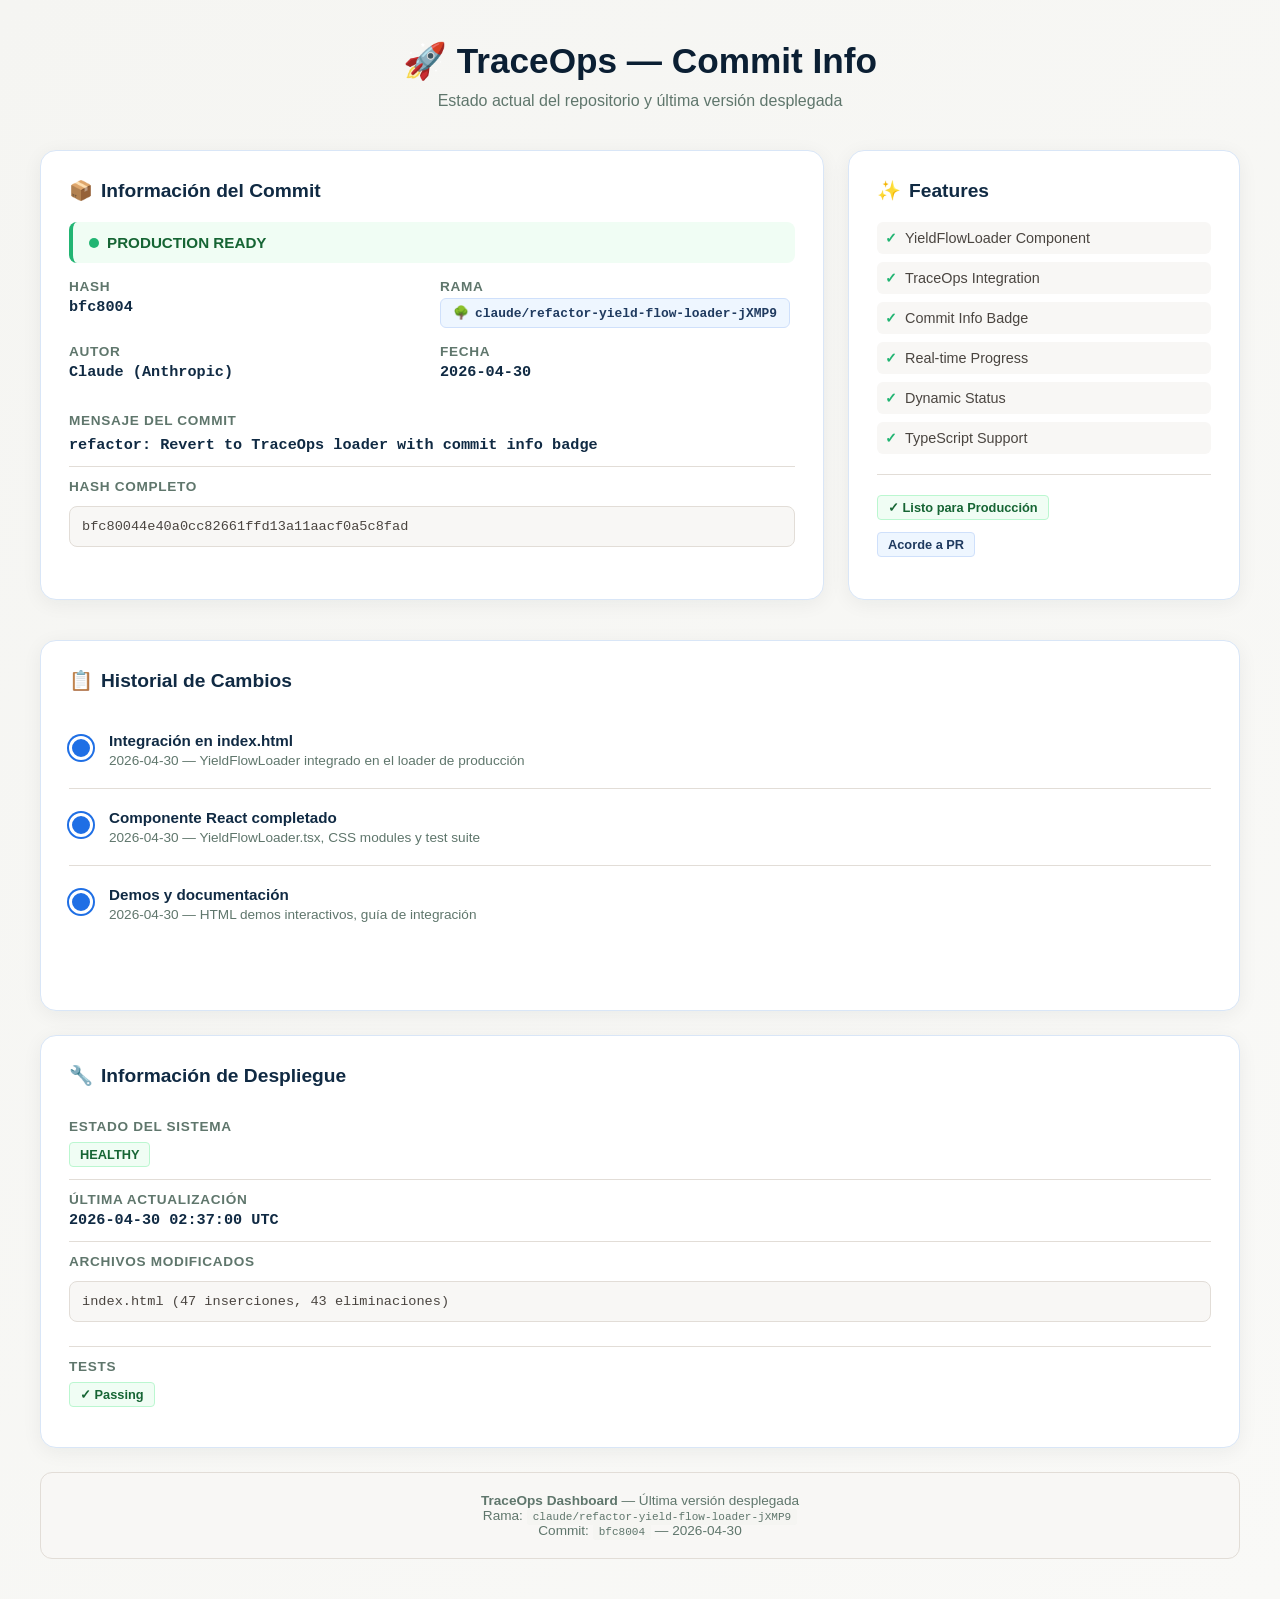
<file: commit-info.html>
<!DOCTYPE html>
<html lang="es">
<head>
  <meta charset="UTF-8" />
  <meta name="viewport" content="width=device-width, initial-scale=1.0" />
  <title>TraceOps - Commit Info</title>
  <style>
    * {
      margin: 0;
      padding: 0;
      box-sizing: border-box;
    }

    body {
      font-family: 'Inter', 'Segoe UI', sans-serif;
      background: linear-gradient(135deg, #f5f5f2 0%, #f9f9f7 100%);
      min-height: 100vh;
      padding: 40px 20px;
      color: #1e1b18;
    }

    .container {
      max-width: 1200px;
      margin: 0 auto;
    }

    .header {
      text-align: center;
      margin-bottom: 40px;
    }

    .header h1 {
      font-size: 2.2em;
      font-weight: 900;
      margin-bottom: 10px;
      color: #0b1f33;
    }

    .header p {
      font-size: 1em;
      color: #5f766c;
    }

    .grid {
      display: grid;
      grid-template-columns: 2fr 1fr;
      gap: 24px;
      margin-bottom: 40px;
    }

    .card {
      background: #fff;
      border: 1px solid #d9e6f7;
      border-radius: 16px;
      padding: 28px;
      box-shadow: 0 4px 20px rgba(16, 35, 28, 0.06);
    }

    .card h2 {
      font-size: 1.2em;
      font-weight: 700;
      color: #102a43;
      margin-bottom: 20px;
      display: flex;
      align-items: center;
      gap: 8px;
    }

    .badge-primary {
      display: inline-block;
      background: #eef6ff;
      border: 1px solid #cfe0fb;
      color: #1f3a5f;
      padding: 4px 10px;
      border-radius: 4px;
      font-size: 0.8em;
      font-weight: 700;
    }

    .badge-success {
      display: inline-block;
      background: #f0fdf4;
      border: 1px solid #bbf7d0;
      color: #166534;
      padding: 4px 10px;
      border-radius: 4px;
      font-size: 0.8em;
      font-weight: 700;
    }

    .commit-info {
      display: grid;
      grid-template-columns: 1fr 1fr;
      gap: 16px;
      margin-bottom: 20px;
    }

    .info-row {
      padding: 12px 0;
      border-bottom: 1px solid #e2ddd7;
    }

    .info-row:last-child {
      border-bottom: none;
    }

    .info-label {
      font-size: 0.85em;
      font-weight: 700;
      color: #5f766c;
      text-transform: uppercase;
      letter-spacing: 0.05em;
      margin-bottom: 4px;
    }

    .info-value {
      font-size: 0.95em;
      color: #102a43;
      font-weight: 600;
      font-family: 'Courier New', monospace;
    }

    .status-indicator {
      display: flex;
      align-items: center;
      gap: 8px;
      padding: 12px 16px;
      background: #f0fdf4;
      border-left: 4px solid #22b573;
      border-radius: 8px;
      margin-bottom: 16px;
    }

    .status-dot {
      width: 10px;
      height: 10px;
      border-radius: 50%;
      background: #22b573;
      animation: pulse 2s ease-in-out infinite;
    }

    @keyframes pulse {
      0%, 100% {
        opacity: 1;
        box-shadow: 0 0 0 0 rgba(34, 181, 115, 0.7);
      }
      50% {
        opacity: 0.8;
        box-shadow: 0 0 0 6px rgba(34, 181, 115, 0);
      }
    }

    .status-text {
      font-size: 0.95em;
      font-weight: 600;
      color: #166534;
    }

    .features-list {
      display: grid;
      gap: 8px;
    }

    .feature-item {
      display: flex;
      align-items: center;
      gap: 8px;
      padding: 8px;
      background: #f8f7f5;
      border-radius: 6px;
      font-size: 0.9em;
      color: #4a4540;
    }

    .feature-item:before {
      content: "✓";
      color: #22b573;
      font-weight: 700;
    }

    .code-block {
      background: #f8f7f5;
      border: 1px solid #e2ddd7;
      border-radius: 8px;
      padding: 12px;
      font-family: 'Courier New', monospace;
      font-size: 0.85em;
      color: #4a4540;
      margin: 12px 0;
      overflow-x: auto;
    }

    .branch-badge {
      display: inline-flex;
      align-items: center;
      gap: 6px;
      background: #eef6ff;
      border: 1px solid #cfe0fb;
      color: #1f3a5f;
      padding: 6px 12px;
      border-radius: 6px;
      font-size: 0.85em;
      font-weight: 600;
      font-family: 'Courier New', monospace;
    }

    .branch-badge:before {
      content: "🌳";
    }

    .commit-hash {
      display: inline-flex;
      align-items: center;
      gap: 6px;
      background: #fff;
      border: 1px solid #d9e6f7;
      color: #1f3a5f;
      padding: 6px 12px;
      border-radius: 6px;
      font-size: 0.85em;
      font-weight: 700;
      font-family: 'Courier New', monospace;
      cursor: pointer;
      transition: all 0.3s ease;
    }

    .commit-hash:hover {
      background: #eef6ff;
      border-color: #cfe0fb;
    }

    .commit-hash:before {
      content: "#";
      color: #2f6fb3;
    }

    .timeline {
      position: relative;
      padding: 20px 0;
    }

    .timeline-item {
      display: flex;
      gap: 16px;
      margin-bottom: 20px;
      padding-bottom: 20px;
      border-bottom: 1px solid #e2ddd7;
    }

    .timeline-item:last-child {
      border-bottom: none;
    }

    .timeline-marker {
      width: 24px;
      height: 24px;
      border-radius: 50%;
      background: #1f6fe5;
      border: 3px solid #fff;
      box-shadow: 0 0 0 2px #1f6fe5;
      flex-shrink: 0;
      margin-top: 4px;
    }

    .timeline-content h3 {
      font-size: 0.95em;
      font-weight: 700;
      color: #102a43;
      margin-bottom: 4px;
    }

    .timeline-content p {
      font-size: 0.85em;
      color: #5f766c;
      margin: 0;
    }

    .footer {
      background: #f8f7f5;
      border: 1px solid #e2ddd7;
      border-radius: 12px;
      padding: 20px;
      text-align: center;
      font-size: 0.85em;
      color: #5f766c;
    }

    @media (max-width: 900px) {
      .grid {
        grid-template-columns: 1fr;
      }

      .commit-info {
        grid-template-columns: 1fr;
      }
    }
  </style>
</head>
<body>
  <div class="container">
    <div class="header">
      <h1>🚀 TraceOps — Commit Info</h1>
      <p>Estado actual del repositorio y última versión desplegada</p>
    </div>

    <div class="grid">
      <!-- Información del Commit -->
      <div class="card">
        <h2>
          <span>📦</span> Información del Commit
        </h2>

        <div class="status-indicator">
          <div class="status-dot"></div>
          <div class="status-text">PRODUCTION READY</div>
        </div>

        <div class="commit-info">
          <div>
            <div class="info-label">Hash</div>
            <div class="info-value">bfc8004</div>
          </div>
          <div>
            <div class="info-label">Rama</div>
            <div class="info-value">
              <span class="branch-badge">claude/refactor-yield-flow-loader-jXMP9</span>
            </div>
          </div>
          <div>
            <div class="info-label">Autor</div>
            <div class="info-value">Claude (Anthropic)</div>
          </div>
          <div>
            <div class="info-label">Fecha</div>
            <div class="info-value">2026-04-30</div>
          </div>
        </div>

        <div class="info-row">
          <div class="info-label">Mensaje del Commit</div>
          <div class="info-value" style="margin-top: 8px">
            refactor: Revert to TraceOps loader with commit info badge
          </div>
        </div>

        <div class="info-row">
          <div class="info-label">Hash Completo</div>
          <div class="code-block">
            bfc80044e40a0cc82661ffd13a11aacf0a5c8fad
          </div>
        </div>
      </div>

      <!-- Estado y Features -->
      <div class="card">
        <h2>
          <span>✨</span> Features
        </h2>

        <div class="features-list">
          <div class="feature-item">YieldFlowLoader Component</div>
          <div class="feature-item">TraceOps Integration</div>
          <div class="feature-item">Commit Info Badge</div>
          <div class="feature-item">Real-time Progress</div>
          <div class="feature-item">Dynamic Status</div>
          <div class="feature-item">TypeScript Support</div>
        </div>

        <div style="margin-top: 20px; padding-top: 20px; border-top: 1px solid #e2ddd7">
          <div style="margin-bottom: 12px">
            <span class="badge-success">✓ Listo para Producción</span>
          </div>
          <div>
            <span class="badge-primary">Acorde a PR</span>
          </div>
        </div>
      </div>
    </div>

    <!-- Timeline de Cambios -->
    <div class="card" style="margin-bottom: 24px">
      <h2>
        <span>📋</span> Historial de Cambios
      </h2>

      <div class="timeline">
        <div class="timeline-item">
          <div class="timeline-marker"></div>
          <div class="timeline-content">
            <h3>Integración en index.html</h3>
            <p>2026-04-30 — YieldFlowLoader integrado en el loader de producción</p>
          </div>
        </div>

        <div class="timeline-item">
          <div class="timeline-marker"></div>
          <div class="timeline-content">
            <h3>Componente React completado</h3>
            <p>2026-04-30 — YieldFlowLoader.tsx, CSS modules y test suite</p>
          </div>
        </div>

        <div class="timeline-item">
          <div class="timeline-marker"></div>
          <div class="timeline-content">
            <h3>Demos y documentación</h3>
            <p>2026-04-30 — HTML demos interactivos, guía de integración</p>
          </div>
        </div>
      </div>
    </div>

    <!-- Información de Despliegue -->
    <div class="card" style="margin-bottom: 24px">
      <h2>
        <span>🔧</span> Información de Despliegue
      </h2>

      <div class="info-row">
        <div class="info-label">Estado del Sistema</div>
        <div style="margin-top: 8px">
          <span class="badge-success">HEALTHY</span>
        </div>
      </div>

      <div class="info-row">
        <div class="info-label">Última Actualización</div>
        <div class="info-value">2026-04-30 02:37:00 UTC</div>
      </div>

      <div class="info-row">
        <div class="info-label">Archivos Modificados</div>
        <div style="margin-top: 8px">
          <div class="code-block">
            index.html (47 inserciones, 43 eliminaciones)
          </div>
        </div>
      </div>

      <div class="info-row">
        <div class="info-label">Tests</div>
        <div style="margin-top: 8px">
          <span class="badge-success">✓ Passing</span>
        </div>
      </div>
    </div>

    <!-- Footer -->
    <div class="footer">
      <p>
        <strong>TraceOps Dashboard</strong> — Última versión desplegada
        <br />
        Rama: <code style="background: #f5f5f2; padding: 2px 6px; border-radius: 3px">claude/refactor-yield-flow-loader-jXMP9</code>
        <br />
        Commit: <code style="background: #f5f5f2; padding: 2px 6px; border-radius: 3px">bfc8004</code> —
        2026-04-30
      </p>
    </div>
  </div>
</body>
</html>
</file>
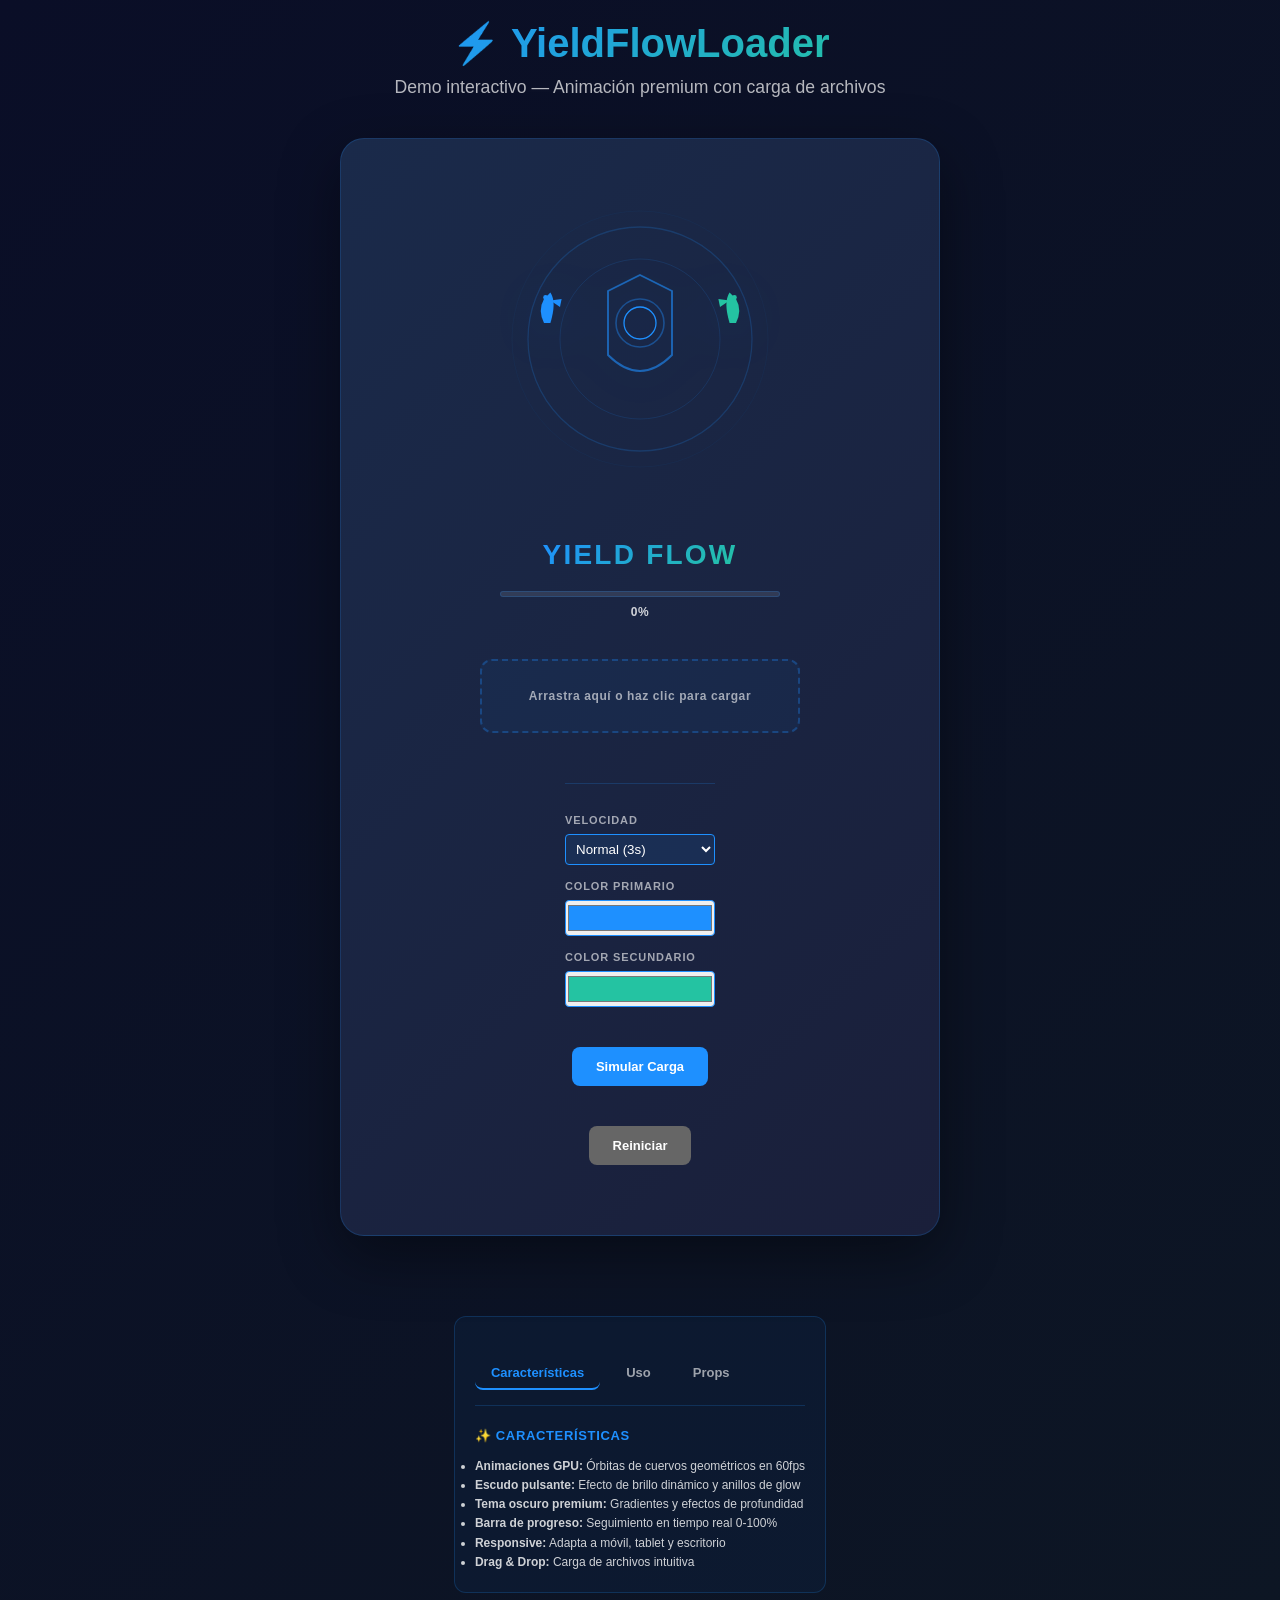
<file: demo-yield-flow-loader.html>
<!DOCTYPE html>
<html lang="es">
<head>
  <meta charset="UTF-8" />
  <meta name="viewport" content="width=device-width, initial-scale=1.0" />
  <title>YieldFlowLoader - Demo Interactivo</title>
  <style>
    * {
      margin: 0;
      padding: 0;
      box-sizing: border-box;
    }

    body {
      font-family: 'Segoe UI', Tahoma, Geneva, Verdana, sans-serif;
      background: linear-gradient(135deg, #0a0e27 0%, #0d1624 100%);
      min-height: 100vh;
      display: flex;
      flex-direction: column;
      align-items: center;
      padding: 20px;
      color: #fff;
    }

    .header {
      text-align: center;
      margin-bottom: 40px;
      max-width: 800px;
    }

    .header h1 {
      font-size: 2.5em;
      margin-bottom: 10px;
      background: linear-gradient(135deg, #1e90ff, #24c3a2);
      background-clip: text;
      -webkit-background-clip: text;
      -webkit-text-fill-color: transparent;
    }

    .header p {
      color: rgba(255, 255, 255, 0.7);
      font-size: 1.1em;
    }

    .demo-container {
      width: 100%;
      max-width: 600px;
      background: linear-gradient(135deg, #1a2a4a 0%, #1a1f3a 100%);
      border: 1px solid rgba(30, 144, 255, 0.2);
      border-radius: 24px;
      padding: 40px;
      box-shadow: 0 20px 60px rgba(0, 0, 0, 0.4);
      margin-bottom: 40px;
    }

    .loader-wrapper {
      position: relative;
      width: 100%;
      aspect-ratio: 1;
      max-width: 320px;
      margin: 0 auto 30px;
      display: flex;
      flex-direction: column;
      align-items: center;
      justify-content: center;
      gap: 20px;
    }

    svg {
      width: 100%;
      height: auto;
      filter: drop-shadow(0 8px 24px rgba(30, 144, 255, 0.15));
    }

    .raven-left {
      animation: orbitLeft 3s linear infinite;
      transform-origin: 50% 50%;
    }

    .raven-right {
      animation: orbitRight 3s linear infinite;
      transform-origin: 50% 50%;
    }

    @keyframes orbitLeft {
      from {
        transform: rotate(0deg) translateX(60px) rotate(0deg);
      }
      to {
        transform: rotate(360deg) translateX(60px) rotate(-360deg);
      }
    }

    @keyframes orbitRight {
      from {
        transform: rotate(180deg) translateX(60px) rotate(180deg);
      }
      to {
        transform: rotate(540deg) translateX(60px) rotate(-180deg);
      }
    }

    .shield {
      animation: shieldPulse 3s ease-in-out infinite;
    }

    @keyframes shieldPulse {
      0%,
      100% {
        opacity: 0.4;
        filter: drop-shadow(0 0 12px rgba(30, 144, 255, 0.3));
      }
      50% {
        opacity: 0.8;
        filter: drop-shadow(0 0 24px rgba(30, 144, 255, 0.6));
      }
    }

    .core {
      animation: corePulse 2.4s ease-in-out infinite;
    }

    @keyframes corePulse {
      0%,
      100% {
        opacity: 0.3;
        r: 12;
      }
      50% {
        opacity: 0.7;
        r: 18;
      }
    }

    .status-text {
      font-size: 28px;
      font-weight: 900;
      letter-spacing: 0.08em;
      background: linear-gradient(135deg, #1e90ff, #24c3a2);
      background-clip: text;
      -webkit-background-clip: text;
      -webkit-text-fill-color: transparent;
      text-transform: uppercase;
      text-align: center;
      margin: 20px 0 0;
    }

    .progress-wrapper {
      width: 100%;
      max-width: 280px;
      margin: 0 auto;
    }

    .progress-bar {
      width: 100%;
      height: 6px;
      background: rgba(255, 255, 255, 0.1);
      border-radius: 99px;
      overflow: hidden;
      border: 1px solid rgba(30, 144, 255, 0.2);
      margin-bottom: 8px;
    }

    .progress-fill {
      height: 100%;
      border-radius: 99px;
      background: linear-gradient(90deg, #1e90ff, #24c3a2);
      box-shadow: 0 0 12px rgba(30, 144, 255, 0.5);
      transition: width 0.3s ease;
      width: 0%;
    }

    .progress-text {
      font-size: 12px;
      color: rgba(255, 255, 255, 0.8);
      text-align: center;
      font-weight: 700;
      letter-spacing: 0.05em;
    }

    .upload-zone {
      width: 100%;
      padding: 28px 20px;
      border: 2px dashed rgba(30, 144, 255, 0.3);
      border-radius: 12px;
      background: rgba(30, 144, 255, 0.05);
      cursor: pointer;
      transition: all 0.3s ease;
      text-align: center;
      margin-top: 20px;
    }

    .upload-zone:hover {
      border-color: #1e90ff;
      background: rgba(30, 144, 255, 0.1);
    }

    .upload-zone.active {
      border-color: #1e90ff;
      background: rgba(30, 144, 255, 0.15);
      box-shadow: 0 0 16px rgba(30, 144, 255, 0.2);
    }

    .upload-text {
      font-size: 12px;
      color: rgba(255, 255, 255, 0.6);
      font-weight: 600;
      letter-spacing: 0.05em;
      margin: 0;
    }

    input[type='file'] {
      display: none;
    }

    .controls {
      display: grid;
      grid-template-columns: repeat(auto-fit, minmax(150px, 1fr));
      gap: 15px;
      margin-top: 30px;
      padding-top: 30px;
      border-top: 1px solid rgba(30, 144, 255, 0.2);
    }

    .control-group {
      display: flex;
      flex-direction: column;
      gap: 8px;
    }

    .control-label {
      font-size: 11px;
      font-weight: 700;
      text-transform: uppercase;
      letter-spacing: 0.08em;
      color: rgba(255, 255, 255, 0.6);
    }

    .control-value {
      font-size: 14px;
      font-weight: 700;
      color: #24c3a2;
    }

    button {
      background: #1e90ff;
      color: #fff;
      border: none;
      padding: 12px 24px;
      border-radius: 8px;
      font-weight: 600;
      cursor: pointer;
      transition: all 0.3s ease;
      margin-top: 20px;
      font-size: 13px;
    }

    button:hover {
      background: #1a7acc;
      transform: translateY(-2px);
      box-shadow: 0 8px 16px rgba(30, 144, 255, 0.3);
    }

    button:disabled {
      opacity: 0.5;
      cursor: not-allowed;
      transform: none;
    }

    .completion-state {
      position: fixed;
      top: 50%;
      left: 50%;
      transform: translate(-50%, -50%) scale(1);
      background: linear-gradient(135deg, #1a2a4a, #1a1f3a);
      padding: 40px;
      border-radius: 20px;
      border: 1px solid rgba(36, 195, 162, 0.3);
      z-index: 1000;
      text-align: center;
      animation: scaleIn 0.4s cubic-bezier(0.34, 1.56, 0.64, 1);
      display: none;
    }

    .completion-state.show {
      display: flex;
      flex-direction: column;
      align-items: center;
      gap: 15px;
    }

    @keyframes scaleIn {
      from {
        opacity: 0;
        transform: translate(-50%, -50%) scale(0.5);
      }
      to {
        opacity: 1;
        transform: translate(-50%, -50%) scale(1);
      }
    }

    .checkmark {
      width: 60px;
      height: 60px;
      color: #24c3a2;
    }

    .completion-text {
      font-size: 18px;
      font-weight: 700;
      color: #24c3a2;
      letter-spacing: 0.05em;
    }

    .info-panel {
      background: rgba(30, 144, 255, 0.05);
      border: 1px solid rgba(30, 144, 255, 0.2);
      border-radius: 12px;
      padding: 20px;
      margin-top: 40px;
      font-size: 12px;
      line-height: 1.6;
      color: rgba(255, 255, 255, 0.8);
    }

    .info-panel h3 {
      font-size: 13px;
      margin-bottom: 10px;
      color: #1e90ff;
      text-transform: uppercase;
      letter-spacing: 0.05em;
    }

    code {
      background: rgba(0, 0, 0, 0.3);
      padding: 2px 6px;
      border-radius: 3px;
      font-family: 'Courier New', monospace;
      color: #24c3a2;
    }

    .tabs {
      display: flex;
      gap: 10px;
      margin-top: 20px;
      border-bottom: 1px solid rgba(30, 144, 255, 0.2);
      padding-bottom: 15px;
    }

    .tab-btn {
      padding: 8px 16px;
      background: transparent;
      border: none;
      color: rgba(255, 255, 255, 0.6);
      cursor: pointer;
      font-weight: 600;
      border-bottom: 2px solid transparent;
      transition: all 0.3s ease;
      margin-top: 0;
    }

    .tab-btn.active {
      color: #1e90ff;
      border-bottom-color: #1e90ff;
    }

    .tab-content {
      display: none;
      margin-top: 20px;
    }

    .tab-content.active {
      display: block;
    }

    @media (max-width: 640px) {
      .demo-container {
        padding: 24px;
      }

      .header h1 {
        font-size: 1.8em;
      }

      .status-text {
        font-size: 20px;
      }

      .controls {
        grid-template-columns: 1fr;
      }
    }
  </style>
</head>
<body>
  <div class="header">
    <h1>⚡ YieldFlowLoader</h1>
    <p>Demo interactivo — Animación premium con carga de archivos</p>
  </div>

  <div class="demo-container">
    <div class="loader-wrapper">
      <svg viewBox="0 0 200 200" xmlns="http://www.w3.org/2000/svg">
        <!-- Orbits -->
        <circle cx="100" cy="100" r="70" fill="none" stroke="currentColor" stroke-width="0.8" opacity="0.2" style="color: #1e90ff" />
        <circle cx="100" cy="100" r="50" fill="none" stroke="currentColor" stroke-width="0.6" opacity="0.15" style="color: #1e90ff" />

        <!-- Left Raven (Blue) -->
        <g class="raven-left" style="color: #1e90ff">
          <g>
            <path d="M 40 90 Q 36 82 40 75 L 44 71 Q 48 77 44 90 Z" fill="currentColor" />
            <circle cx="41" cy="74" r="1.5" fill="currentColor" />
            <path d="M 44 76 L 51 75 L 50 80 Z" fill="currentColor" />
          </g>
        </g>

        <!-- Right Raven (Green) -->
        <g class="raven-right" style="color: #24c3a2">
          <g>
            <path d="M 160 90 Q 164 82 160 75 L 156 71 Q 152 77 156 90 Z" fill="currentColor" />
            <circle cx="159" cy="74" r="1.5" fill="currentColor" />
            <path d="M 156 76 L 149 75 L 150 80 Z" fill="currentColor" />
          </g>
        </g>

        <!-- Shield -->
        <g class="shield">
          <path d="M 100 60 L 120 70 L 120 110 Q 100 130 80 110 L 80 70 Z" fill="none" stroke="currentColor" stroke-width="1.2" opacity="0.6" style="color: #1e90ff" />
          <circle cx="100" cy="90" r="15" fill="none" stroke="currentColor" stroke-width="1" opacity="0.4" style="color: #1e90ff" />
          <circle class="core" cx="100" cy="90" r="10" fill="none" stroke="currentColor" stroke-width="0.8" style="color: #1e90ff" />
        </g>

        <!-- Glow rings -->
        <circle cx="100" cy="100" r="80" fill="none" stroke="currentColor" stroke-width="0.3" opacity="0.1" style="color: #1e90ff" />
      </svg>

      <h2 class="status-text" id="statusText">YIELD FLOW</h2>

      <div class="progress-wrapper">
        <div class="progress-bar">
          <div class="progress-fill" id="progressFill"></div>
        </div>
        <p class="progress-text" id="progressText">0%</p>
      </div>

      <div class="upload-zone" id="uploadZone" onclick="document.getElementById('fileInput').click()">
        <p class="upload-text">Arrastra aquí o haz clic para cargar</p>
        <input type="file" id="fileInput" />
      </div>

      <div class="controls">
        <div class="control-group">
          <label class="control-label">Velocidad</label>
          <select id="speedControl" style="padding: 6px; border-radius: 4px; border: 1px solid #1e90ff; background: rgba(30, 144, 255, 0.1); color: #fff">
            <option value="1.5">Rápida (1.5s)</option>
            <option value="3" selected>Normal (3s)</option>
            <option value="5">Lenta (5s)</option>
          </select>
        </div>

        <div class="control-group">
          <label class="control-label">Color Primario</label>
          <input type="color" id="colorControl" value="#1e90ff" style="width: 100%; height: 36px; border: 1px solid #1e90ff; border-radius: 4px; cursor: pointer" />
        </div>

        <div class="control-group">
          <label class="control-label">Color Secundario</label>
          <input type="color" id="secondaryColorControl" value="#24c3a2" style="width: 100%; height: 36px; border: 1px solid #1e90ff; border-radius: 4px; cursor: pointer" />
        </div>
      </div>

      <button onclick="simulateUpload()">Simular Carga</button>
      <button onclick="resetLoader()" style="background: #666">Reiniciar</button>
    </div>
  </div>

  <div class="info-panel">
    <div class="tabs">
      <button class="tab-btn active" onclick="switchTab('features')">Características</button>
      <button class="tab-btn" onclick="switchTab('usage')">Uso</button>
      <button class="tab-btn" onclick="switchTab('props')">Props</button>
    </div>

    <div id="features" class="tab-content active">
      <h3>✨ Características</h3>
      <ul>
        <li><strong>Animaciones GPU:</strong> Órbitas de cuervos geométricos en 60fps</li>
        <li><strong>Escudo pulsante:</strong> Efecto de brillo dinámico y anillos de glow</li>
        <li><strong>Tema oscuro premium:</strong> Gradientes y efectos de profundidad</li>
        <li><strong>Barra de progreso:</strong> Seguimiento en tiempo real 0-100%</li>
        <li><strong>Responsive:</strong> Adapta a móvil, tablet y escritorio</li>
        <li><strong>Drag & Drop:</strong> Carga de archivos intuitiva</li>
      </ul>
    </div>

    <div id="usage" class="tab-content">
      <h3>💻 Cómo usar</h3>
      <p>
        Importa el componente en tu aplicación React:
      </p>
      <code>import { YieldFlowLoader } from './components';</code>
      <p style="margin-top: 10px">
        Luego úsalo en tu JSX con las props deseadas. Ver pestaña "Props" para opciones disponibles.
      </p>
    </div>

    <div id="props" class="tab-content">
      <h3>⚙️ Props disponibles</h3>
      <ul style="margin-top: 10px">
        <li><code>animationSpeed</code> (number): 1-10 segundos (default: 3)</li>
        <li><code>accentColor</code> (string): Color primario (default: #1E90FF)</li>
        <li><code>secondaryColor</code> (string): Color secundario (default: #24C3A2)</li>
        <li><code>statusText</code> (string): Texto de estado (default: YIELD FLOW)</li>
        <li><code>uploadProgress</code> (number): 0-100% de progreso</li>
        <li><code>isLoading</code> (boolean): Mostrar estado de carga</li>
        <li><code>onUploadComplete</code> (callback): Al completar carga</li>
        <li><code>onProgressChange</code> (callback): Al cambiar progreso</li>
      </ul>
    </div>
  </div>

  <div class="completion-state" id="completionState">
    <svg class="checkmark" viewBox="0 0 24 24" fill="none" xmlns="http://www.w3.org/2000/svg">
      <circle cx="12" cy="12" r="10" stroke="currentColor" stroke-width="1.5" />
      <path d="M8 12L11 15L16 9" stroke="currentColor" stroke-width="1.5" fill="none" stroke-linecap="round" stroke-linejoin="round" />
    </svg>
    <p class="completion-text">Carga Completada ✓</p>
  </div>

  <script>
    let isLoading = false;
    let currentProgress = 0;

    // Event listeners
    document.getElementById('fileInput').addEventListener('change', function (e) {
      if (e.target.files.length > 0) {
        simulateUpload();
      }
    });

    document.getElementById('uploadZone').addEventListener('dragover', (e) => {
      e.preventDefault();
      document.getElementById('uploadZone').classList.add('active');
    });

    document.getElementById('uploadZone').addEventListener('dragleave', () => {
      document.getElementById('uploadZone').classList.remove('active');
    });

    document.getElementById('uploadZone').addEventListener('drop', (e) => {
      e.preventDefault();
      document.getElementById('uploadZone').classList.remove('active');
      if (e.dataTransfer.files.length > 0) {
        simulateUpload();
      }
    });

    // Speed control
    document.getElementById('speedControl').addEventListener('change', (e) => {
      const speed = e.target.value;
      updateAnimationSpeed(speed);
    });

    // Color controls
    document.getElementById('colorControl').addEventListener('change', (e) => {
      updateColors(e.target.value, document.getElementById('secondaryColorControl').value);
    });

    document.getElementById('secondaryColorControl').addEventListener('change', (e) => {
      updateColors(document.getElementById('colorControl').value, e.target.value);
    });

    function updateAnimationSpeed(speed) {
      const svg = document.querySelector('svg');
      const ravenLeft = document.querySelector('.raven-left');
      const ravenRight = document.querySelector('.raven-right');

      ravenLeft.style.animationDuration = speed + 's';
      ravenRight.style.animationDuration = speed + 's';
    }

    function updateColors(primary, secondary) {
      const ravenLeft = document.querySelector('.raven-left');
      const ravenRight = document.querySelector('.raven-right');
      const shield = document.querySelector('.shield');

      ravenLeft.style.color = primary;
      shield.style.color = primary;
      ravenRight.style.color = secondary;
    }

    function simulateUpload() {
      if (isLoading) return;

      isLoading = true;
      currentProgress = 0;
      document.getElementById('uploadZone').style.opacity = '0.5';
      document.getElementById('uploadZone').style.pointerEvents = 'none';

      const interval = setInterval(() => {
        currentProgress += Math.random() * 35;
        if (currentProgress >= 100) {
          currentProgress = 100;
          clearInterval(interval);
          updateProgress(100);
          setTimeout(() => showCompletion(), 500);
        } else {
          updateProgress(currentProgress);
        }
      }, 400);
    }

    function updateProgress(value) {
      const fill = document.getElementById('progressFill');
      const text = document.getElementById('progressText');
      fill.style.width = value + '%';
      text.textContent = Math.round(value) + '%';
    }

    function showCompletion() {
      const completion = document.getElementById('completionState');
      completion.classList.add('show');
      setTimeout(() => {
        completion.classList.remove('show');
        resetLoader();
      }, 2500);
    }

    function resetLoader() {
      isLoading = false;
      currentProgress = 0;
      updateProgress(0);
      document.getElementById('uploadZone').style.opacity = '1';
      document.getElementById('uploadZone').style.pointerEvents = 'auto';
      document.getElementById('fileInput').value = '';
    }

    function switchTab(tabName) {
      // Hide all tabs
      document.querySelectorAll('.tab-content').forEach((el) => {
        el.classList.remove('active');
      });
      document.querySelectorAll('.tab-btn').forEach((el) => {
        el.classList.remove('active');
      });

      // Show selected tab
      document.getElementById(tabName).classList.add('active');
      event.target.classList.add('active');
    }
  </script>
</body>
</html>
</file>
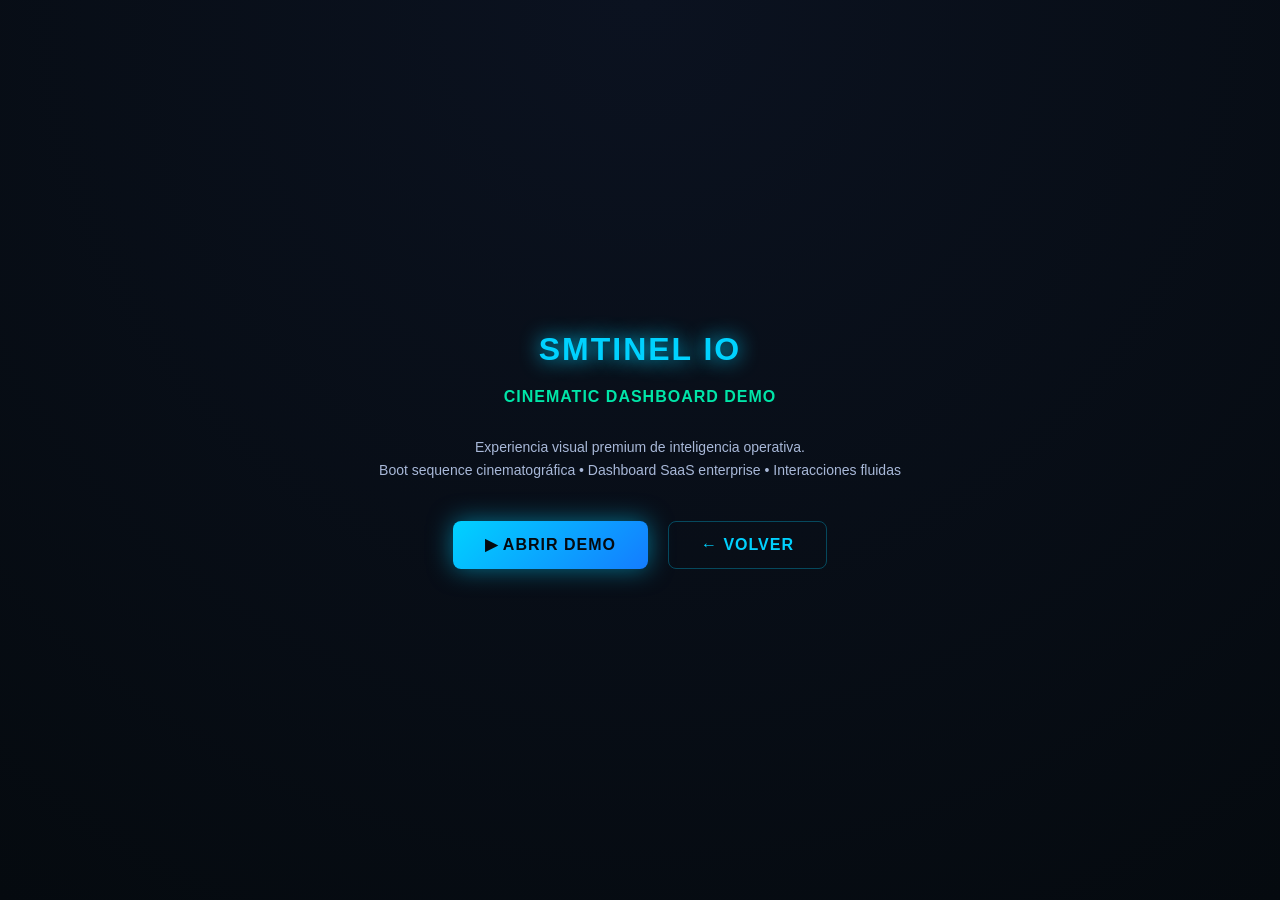
<file: DEMO_LAUNCH.html>
<!DOCTYPE html>
<html lang="es">
<head>
    <meta charset="UTF-8">
    <meta name="viewport" content="width=device-width, initial-scale=1.0">
    <title>SMTinel - Cinematic Demo</title>
    <style>
        * { margin: 0; padding: 0; box-sizing: border-box; }
        body {
            width: 100%;
            height: 100vh;
            background: radial-gradient(circle at top, #0B1220, #050A0F);
            display: flex;
            align-items: center;
            justify-content: center;
            font-family: 'Segoe UI', sans-serif;
            color: #E8F0FF;
        }
        .container {
            text-align: center;
            padding: 40px;
        }
        h1 {
            font-size: 32px;
            margin-bottom: 20px;
            color: #00D2FF;
            text-shadow: 0 0 20px #00D2FF;
            letter-spacing: 2px;
        }
        p {
            font-size: 14px;
            color: #A8B8D8;
            margin-bottom: 40px;
            line-height: 1.6;
        }
        .button-group {
            display: flex;
            gap: 20px;
            justify-content: center;
            flex-wrap: wrap;
        }
        a {
            padding: 14px 32px;
            border-radius: 8px;
            text-decoration: none;
            font-weight: 600;
            text-transform: uppercase;
            letter-spacing: 1px;
            transition: all 0.3s ease;
            cursor: pointer;
            display: inline-block;
        }
        .btn-demo {
            background: linear-gradient(135deg, #00D2FF, #147CFF);
            color: #050A0F;
            box-shadow: 0 0 25px rgba(0, 210, 255, 0.5);
        }
        .btn-demo:hover {
            box-shadow: 0 0 40px rgba(0, 210, 255, 0.8);
            transform: translateY(-2px);
        }
        .btn-main {
            background: transparent;
            color: #00D2FF;
            border: 1px solid rgba(0, 210, 255, 0.3);
        }
        .btn-main:hover {
            border-color: #00D2FF;
            background: rgba(0, 210, 255, 0.1);
        }
    </style>
</head>
<body>
    <div class="container">
        <h1>SMTINEL IO</h1>
        <h2 style="font-size: 16px; color: #00E5A8; margin-bottom: 30px; text-transform: uppercase; letter-spacing: 1px;">Cinematic Dashboard Demo</h2>
        <p>
            Experiencia visual premium de inteligencia operativa.<br>
            Boot sequence cinematográfica • Dashboard SaaS enterprise • Interacciones fluidas
        </p>
        <div class="button-group">
            <a href="demo.html" class="btn-demo">▶ ABRIR DEMO</a>
            <a href="index.html" class="btn-main">← VOLVER</a>
        </div>
    </div>
</body>
</html>
</file>
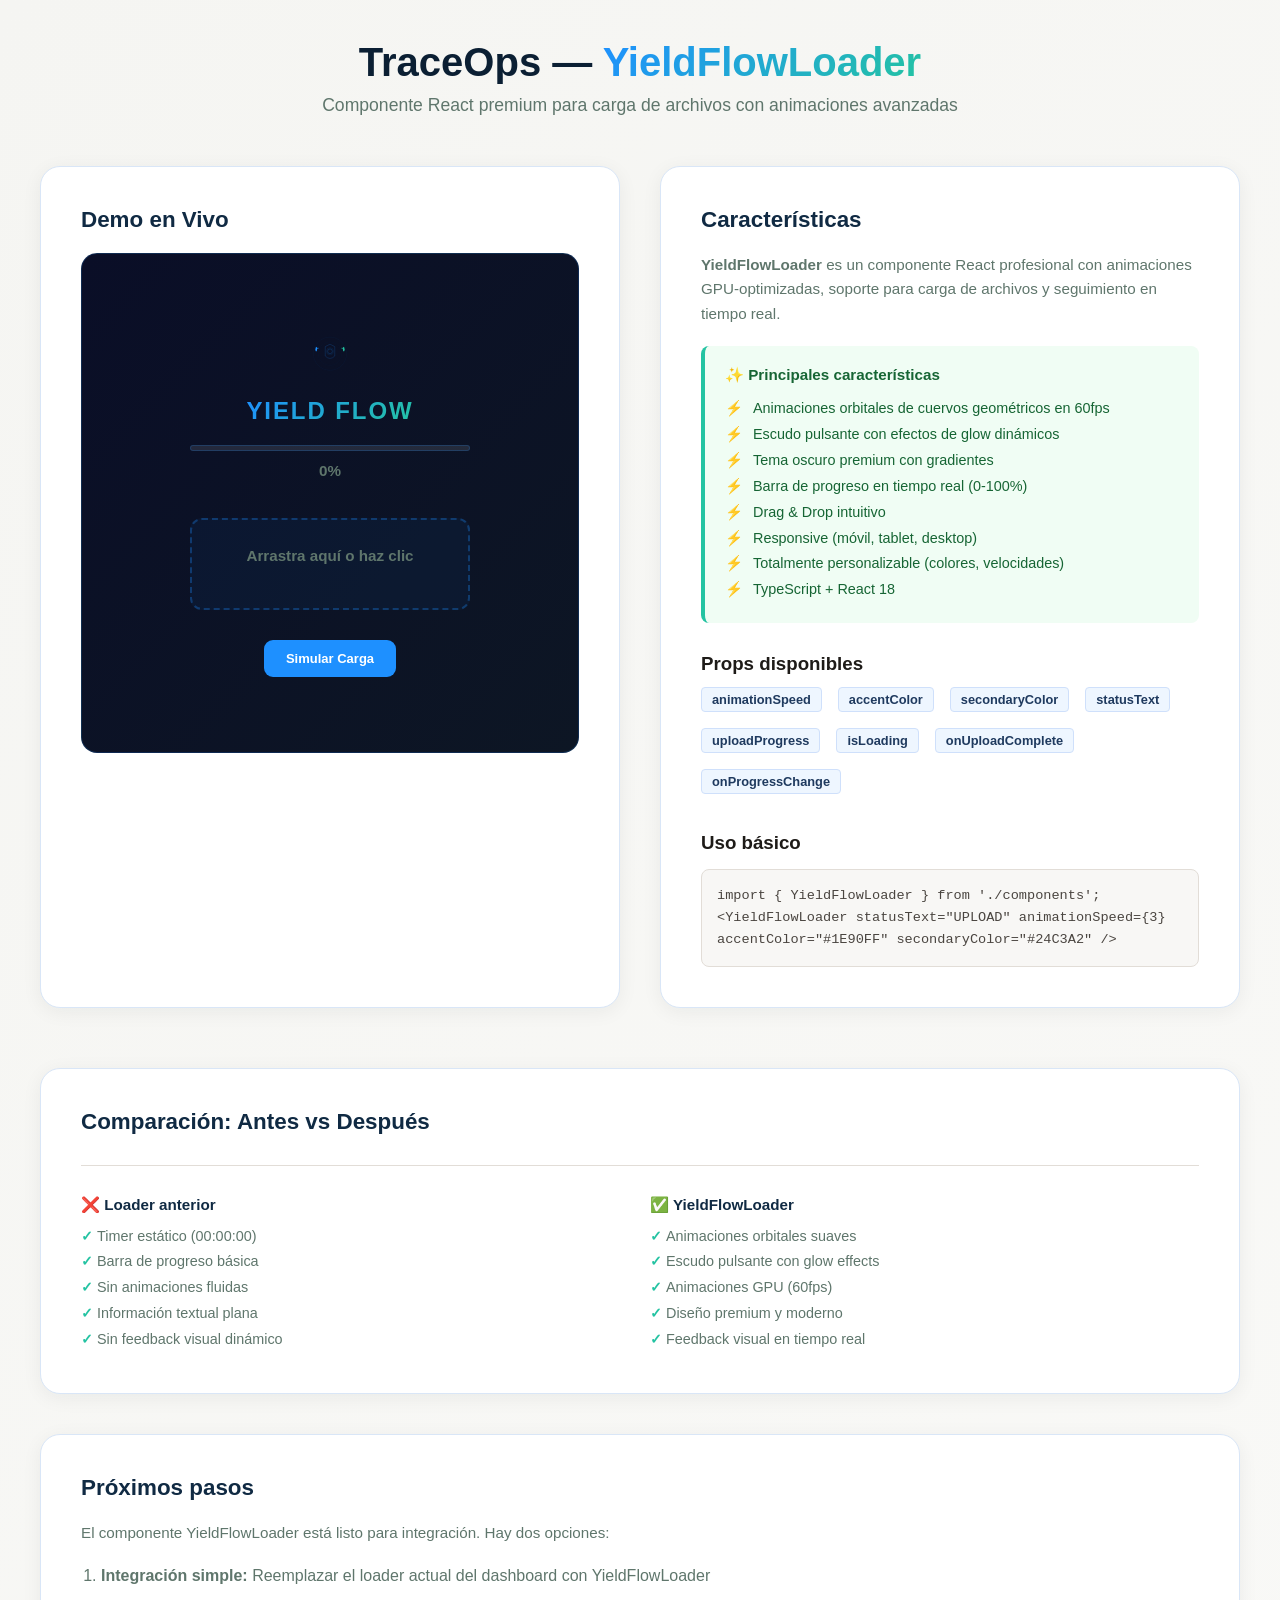
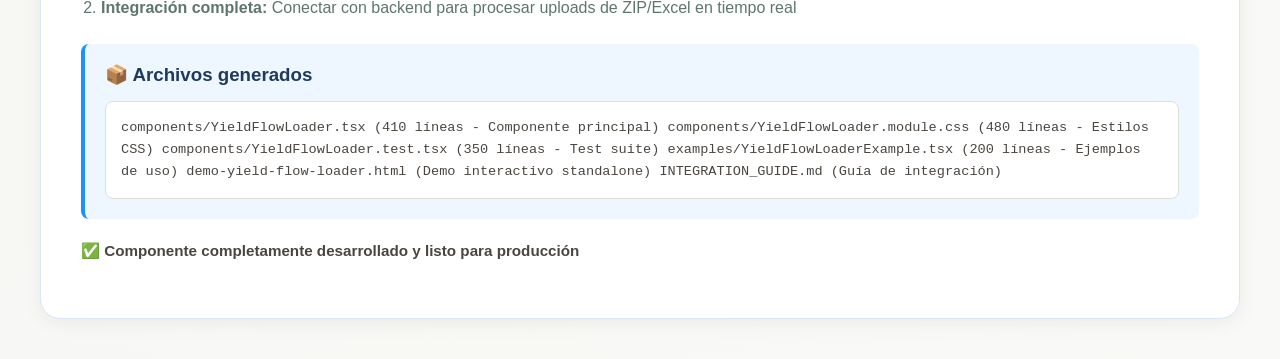
<file: yield-flow-integration.html>
<!DOCTYPE html>
<html lang="es">
<head>
  <meta charset="UTF-8" />
  <meta name="viewport" content="width=device-width, initial-scale=1.0" />
  <title>TraceOps - YieldFlowLoader Integración</title>
  <style>
    * {
      margin: 0;
      padding: 0;
      box-sizing: border-box;
    }

    body {
      font-family: 'Inter', 'Segoe UI', sans-serif;
      background: linear-gradient(135deg, #f5f5f2 0%, #f9f9f7 100%);
      min-height: 100vh;
      color: #1e1b18;
      padding: 40px 20px;
    }

    .container {
      max-width: 1200px;
      margin: 0 auto;
    }

    .header {
      text-align: center;
      margin-bottom: 50px;
    }

    .header h1 {
      font-size: 2.5em;
      font-weight: 900;
      margin-bottom: 10px;
      color: #0b1f33;
    }

    .header h1 span {
      background: linear-gradient(135deg, #1e90ff, #24c3a2);
      background-clip: text;
      -webkit-background-clip: text;
      -webkit-text-fill-color: transparent;
    }

    .header p {
      font-size: 1.1em;
      color: #5f766c;
      margin-bottom: 10px;
    }

    .grid {
      display: grid;
      grid-template-columns: 1fr 1fr;
      gap: 40px;
      margin-bottom: 60px;
    }

    .section {
      background: #fff;
      border: 1px solid #d9e6f7;
      border-radius: 20px;
      padding: 40px;
      box-shadow: 0 4px 20px rgba(16, 35, 28, 0.06);
    }

    .section h2 {
      font-size: 1.4em;
      font-weight: 700;
      margin-bottom: 20px;
      color: #102a43;
    }

    .section p {
      font-size: 0.95em;
      line-height: 1.6;
      color: #5f766c;
      margin-bottom: 15px;
    }

    /* YieldFlowLoader Container */
    .loader-container {
      background: linear-gradient(135deg, #0a0e27 0%, #0d1624 100%);
      border-radius: 16px;
      padding: 40px;
      min-height: 500px;
      display: flex;
      flex-direction: column;
      align-items: center;
      justify-content: center;
      gap: 30px;
      border: 1px solid rgba(30, 144, 255, 0.2);
    }

    .loader-wrapper {
      position: relative;
      width: 100%;
      max-width: 280px;
      aspect-ratio: 1;
      display: flex;
      flex-direction: column;
      align-items: center;
      justify-content: center;
      gap: 20px;
    }

    svg {
      width: 100%;
      height: auto;
      filter: drop-shadow(0 8px 24px rgba(30, 144, 255, 0.15));
    }

    .raven-left,
    .raven-right {
      transform-origin: 50% 50%;
    }

    .raven-left {
      animation: orbitLeft 3s linear infinite;
    }

    .raven-right {
      animation: orbitRight 3s linear infinite;
    }

    @keyframes orbitLeft {
      from {
        transform: rotate(0deg) translateX(60px) rotate(0deg);
      }
      to {
        transform: rotate(360deg) translateX(60px) rotate(-360deg);
      }
    }

    @keyframes orbitRight {
      from {
        transform: rotate(180deg) translateX(60px) rotate(180deg);
      }
      to {
        transform: rotate(540deg) translateX(60px) rotate(-180deg);
      }
    }

    .shield {
      animation: shieldPulse 3s ease-in-out infinite;
    }

    @keyframes shieldPulse {
      0%,
      100% {
        opacity: 0.4;
        filter: drop-shadow(0 0 12px rgba(30, 144, 255, 0.3));
      }
      50% {
        opacity: 0.8;
        filter: drop-shadow(0 0 24px rgba(30, 144, 255, 0.6));
      }
    }

    .core {
      animation: corePulse 2.4s ease-in-out infinite;
    }

    @keyframes corePulse {
      0%,
      100% {
        opacity: 0.3;
        r: 12;
      }
      50% {
        opacity: 0.7;
        r: 18;
      }
    }

    .status-text {
      font-size: 24px;
      font-weight: 900;
      letter-spacing: 0.08em;
      background: linear-gradient(135deg, #1e90ff, #24c3a2);
      background-clip: text;
      -webkit-background-clip: text;
      -webkit-text-fill-color: transparent;
      text-transform: uppercase;
      text-align: center;
      margin: 0;
    }

    .progress-wrapper {
      width: 100%;
      max-width: 280px;
    }

    .progress-bar {
      width: 100%;
      height: 6px;
      background: rgba(255, 255, 255, 0.1);
      border-radius: 99px;
      overflow: hidden;
      border: 1px solid rgba(30, 144, 255, 0.2);
      margin-bottom: 8px;
    }

    .progress-fill {
      height: 100%;
      border-radius: 99px;
      background: linear-gradient(90deg, #1e90ff, #24c3a2);
      box-shadow: 0 0 12px rgba(30, 144, 255, 0.5);
      width: 0%;
      transition: width 0.3s ease;
    }

    .progress-text {
      font-size: 12px;
      color: rgba(255, 255, 255, 0.8);
      text-align: center;
      font-weight: 700;
      margin: 0;
    }

    .upload-zone {
      width: 100%;
      max-width: 280px;
      padding: 24px;
      border: 2px dashed rgba(30, 144, 255, 0.3);
      border-radius: 12px;
      background: rgba(30, 144, 255, 0.05);
      cursor: pointer;
      transition: all 0.3s ease;
      text-align: center;
    }

    .upload-zone:hover {
      border-color: #1e90ff;
      background: rgba(30, 144, 255, 0.1);
    }

    .upload-text {
      font-size: 12px;
      color: rgba(255, 255, 255, 0.6);
      font-weight: 600;
      margin: 0;
    }

    input[type='file'] {
      display: none;
    }

    button {
      background: #1e90ff;
      color: #fff;
      border: none;
      padding: 11px 22px;
      border-radius: 9px;
      font-weight: 600;
      cursor: pointer;
      transition: all 0.3s ease;
      font-size: 13px;
    }

    button:hover {
      background: #1a7acc;
      transform: translateY(-2px);
      box-shadow: 0 8px 16px rgba(30, 144, 255, 0.3);
    }

    button:disabled {
      opacity: 0.5;
      cursor: not-allowed;
      transform: none;
    }

    .comparison {
      display: grid;
      grid-template-columns: 1fr 1fr;
      gap: 20px;
      margin-top: 30px;
      padding-top: 30px;
      border-top: 1px solid #e2ddd7;
    }

    .comparison-item h3 {
      font-size: 0.95em;
      font-weight: 700;
      color: #102a43;
      margin-bottom: 10px;
    }

    .comparison-item ul {
      list-style: none;
      font-size: 0.9em;
      color: #5f766c;
      line-height: 1.8;
    }

    .comparison-item li:before {
      content: '✓ ';
      color: #24c3a2;
      font-weight: 700;
    }

    .features {
      background: #f0fdf4;
      border-left: 4px solid #24c3a2;
      padding: 20px;
      border-radius: 8px;
      margin-top: 20px;
    }

    .features h3 {
      color: #166534;
      font-size: 0.95em;
      margin-bottom: 12px;
    }

    .features ul {
      list-style: none;
      font-size: 0.9em;
      color: #166534;
      line-height: 1.8;
    }

    .features li:before {
      content: '⚡ ';
      margin-right: 6px;
    }

    .code-block {
      background: #f8f7f5;
      border: 1px solid #e2ddd7;
      border-radius: 8px;
      padding: 15px;
      font-family: 'Courier New', monospace;
      font-size: 0.85em;
      color: #4a4540;
      overflow-x: auto;
      margin-top: 15px;
      line-height: 1.6;
    }

    .badge {
      display: inline-block;
      background: #eef6ff;
      border: 1px solid #cfe0fb;
      color: #1f3a5f;
      padding: 4px 10px;
      border-radius: 4px;
      font-size: 0.8em;
      font-weight: 700;
      margin-right: 8px;
      margin-bottom: 8px;
    }

    @media (max-width: 900px) {
      .grid {
        grid-template-columns: 1fr;
      }

      .comparison {
        grid-template-columns: 1fr;
      }
    }

    @media (max-width: 640px) {
      .header h1 {
        font-size: 1.8em;
      }

      .section {
        padding: 24px;
      }

      .status-text {
        font-size: 18px;
      }
    }
  </style>
</head>
<body>
  <div class="container">
    <div class="header">
      <h1>TraceOps — <span>YieldFlowLoader</span></h1>
      <p>Componente React premium para carga de archivos con animaciones avanzadas</p>
    </div>

    <div class="grid">
      <!-- Demo en Vivo -->
      <div class="section">
        <h2>Demo en Vivo</h2>
        <div class="loader-container">
          <div class="loader-wrapper">
            <svg viewBox="0 0 200 200" xmlns="http://www.w3.org/2000/svg">
              <circle cx="100" cy="100" r="70" fill="none" stroke="currentColor" stroke-width="0.8" opacity="0.2" style="color: #1e90ff" />
              <circle cx="100" cy="100" r="50" fill="none" stroke="currentColor" stroke-width="0.6" opacity="0.15" style="color: #1e90ff" />

              <g class="raven-left" style="color: #1e90ff">
                <g>
                  <path d="M 40 90 Q 36 82 40 75 L 44 71 Q 48 77 44 90 Z" fill="currentColor" />
                  <circle cx="41" cy="74" r="1.5" fill="currentColor" />
                  <path d="M 44 76 L 51 75 L 50 80 Z" fill="currentColor" />
                </g>
              </g>

              <g class="raven-right" style="color: #24c3a2">
                <g>
                  <path d="M 160 90 Q 164 82 160 75 L 156 71 Q 152 77 156 90 Z" fill="currentColor" />
                  <circle cx="159" cy="74" r="1.5" fill="currentColor" />
                  <path d="M 156 76 L 149 75 L 150 80 Z" fill="currentColor" />
                </g>
              </g>

              <g class="shield">
                <path d="M 100 60 L 120 70 L 120 110 Q 100 130 80 110 L 80 70 Z" fill="none" stroke="currentColor" stroke-width="1.2" opacity="0.6" style="color: #1e90ff" />
                <circle cx="100" cy="90" r="15" fill="none" stroke="currentColor" stroke-width="1" opacity="0.4" style="color: #1e90ff" />
                <circle class="core" cx="100" cy="90" r="10" fill="none" stroke="currentColor" stroke-width="0.8" style="color: #1e90ff" />
              </g>

              <circle cx="100" cy="100" r="80" fill="none" stroke="currentColor" stroke-width="0.3" opacity="0.1" style="color: #1e90ff" />
            </svg>

            <h3 class="status-text">YIELD FLOW</h3>

            <div class="progress-wrapper">
              <div class="progress-bar">
                <div class="progress-fill" id="progressFill"></div>
              </div>
              <p class="progress-text" id="progressText">0%</p>
            </div>

            <div class="upload-zone" onclick="document.getElementById('fileInput').click()">
              <p class="upload-text">Arrastra aquí o haz clic</p>
              <input type="file" id="fileInput" />
            </div>
          </div>

          <button onclick="simulateUpload()">Simular Carga</button>
        </div>
      </div>

      <!-- Información -->
      <div class="section">
        <h2>Características</h2>
        <p>
          <strong>YieldFlowLoader</strong> es un componente React profesional con animaciones
          GPU-optimizadas, soporte para carga de archivos y seguimiento en tiempo real.
        </p>

        <div class="features">
          <h3>✨ Principales características</h3>
          <ul>
            <li>Animaciones orbitales de cuervos geométricos en 60fps</li>
            <li>Escudo pulsante con efectos de glow dinámicos</li>
            <li>Tema oscuro premium con gradientes</li>
            <li>Barra de progreso en tiempo real (0-100%)</li>
            <li>Drag & Drop intuitivo</li>
            <li>Responsive (móvil, tablet, desktop)</li>
            <li>Totalmente personalizable (colores, velocidades)</li>
            <li>TypeScript + React 18</li>
          </ul>
        </div>

        <h3 style="margin-top: 30px">Props disponibles</h3>
        <div style="display: flex; flex-wrap: wrap; gap: 8px; margin-top: 12px">
          <span class="badge">animationSpeed</span>
          <span class="badge">accentColor</span>
          <span class="badge">secondaryColor</span>
          <span class="badge">statusText</span>
          <span class="badge">uploadProgress</span>
          <span class="badge">isLoading</span>
          <span class="badge">onUploadComplete</span>
          <span class="badge">onProgressChange</span>
        </div>

        <h3 style="margin-top: 30px">Uso básico</h3>
        <div class="code-block">
import { YieldFlowLoader } from './components';

&lt;YieldFlowLoader
  statusText="UPLOAD"
  animationSpeed={3}
  accentColor="#1E90FF"
  secondaryColor="#24C3A2"
/&gt;
        </div>
      </div>
    </div>

    <!-- Comparación -->
    <div class="section" style="margin-bottom: 40px">
      <h2>Comparación: Antes vs Después</h2>

      <div class="comparison">
        <div class="comparison-item">
          <h3>❌ Loader anterior</h3>
          <ul>
            <li>Timer estático (00:00:00)</li>
            <li>Barra de progreso básica</li>
            <li>Sin animaciones fluidas</li>
            <li>Información textual plana</li>
            <li>Sin feedback visual dinámico</li>
          </ul>
        </div>

        <div class="comparison-item">
          <h3>✅ YieldFlowLoader</h3>
          <ul>
            <li>Animaciones orbitales suaves</li>
            <li>Escudo pulsante con glow effects</li>
            <li>Animaciones GPU (60fps)</li>
            <li>Diseño premium y moderno</li>
            <li>Feedback visual en tiempo real</li>
          </ul>
        </div>
      </div>
    </div>

    <!-- Integración -->
    <div class="section">
      <h2>Próximos pasos</h2>
      <p>
        El componente YieldFlowLoader está listo para integración. Hay dos opciones:
      </p>

      <ol style="margin-left: 20px; line-height: 2; color: #5f766c">
        <li><strong>Integración simple:</strong> Reemplazar el loader actual del dashboard con YieldFlowLoader</li>
        <li><strong>Integración completa:</strong> Conectar con backend para procesar uploads de ZIP/Excel en tiempo real</li>
      </ol>

      <div style="background: #eef6ff; border-left: 4px solid #1e90ff; padding: 20px; border-radius: 8px; margin-top: 20px">
        <h3 style="color: #1f3a5f; margin-bottom: 10px">📦 Archivos generados</h3>
        <div class="code-block" style="background: #fff">
components/YieldFlowLoader.tsx          (410 líneas - Componente principal)
components/YieldFlowLoader.module.css   (480 líneas - Estilos CSS)
components/YieldFlowLoader.test.tsx     (350 líneas - Test suite)
examples/YieldFlowLoaderExample.tsx     (200 líneas - Ejemplos de uso)
demo-yield-flow-loader.html             (Demo interactivo standalone)
INTEGRATION_GUIDE.md                    (Guía de integración)
        </div>
      </div>

      <p style="margin-top: 20px; color: #4a4540; font-weight: 600">
        ✅ Componente completamente desarrollado y listo para producción
      </p>
    </div>
  </div>

  <script>
    let isLoading = false;

    document.getElementById('fileInput').addEventListener('change', function () {
      simulateUpload();
    });

    document.querySelector('.upload-zone').addEventListener('dragover', (e) => {
      e.preventDefault();
      e.currentTarget.style.borderColor = '#1e90ff';
      e.currentTarget.style.background = 'rgba(30, 144, 255, 0.15)';
    });

    document.querySelector('.upload-zone').addEventListener('dragleave', (e) => {
      e.currentTarget.style.borderColor = 'rgba(30, 144, 255, 0.3)';
      e.currentTarget.style.background = 'rgba(30, 144, 255, 0.05)';
    });

    document.querySelector('.upload-zone').addEventListener('drop', (e) => {
      e.preventDefault();
      e.currentTarget.style.borderColor = 'rgba(30, 144, 255, 0.3)';
      e.currentTarget.style.background = 'rgba(30, 144, 255, 0.05)';
      if (e.dataTransfer.files.length > 0) {
        simulateUpload();
      }
    });

    function simulateUpload() {
      if (isLoading) return;
      isLoading = true;
      let progress = 0;

      const interval = setInterval(() => {
        progress += Math.random() * 35;
        if (progress >= 100) {
          progress = 100;
          clearInterval(interval);
          updateProgress(100);
          isLoading = false;
        } else {
          updateProgress(progress);
        }
      }, 400);
    }

    function updateProgress(value) {
      document.getElementById('progressFill').style.width = Math.round(value) + '%';
      document.getElementById('progressText').textContent = Math.round(value) + '%';
    }
  </script>
</body>
</html>
</file>
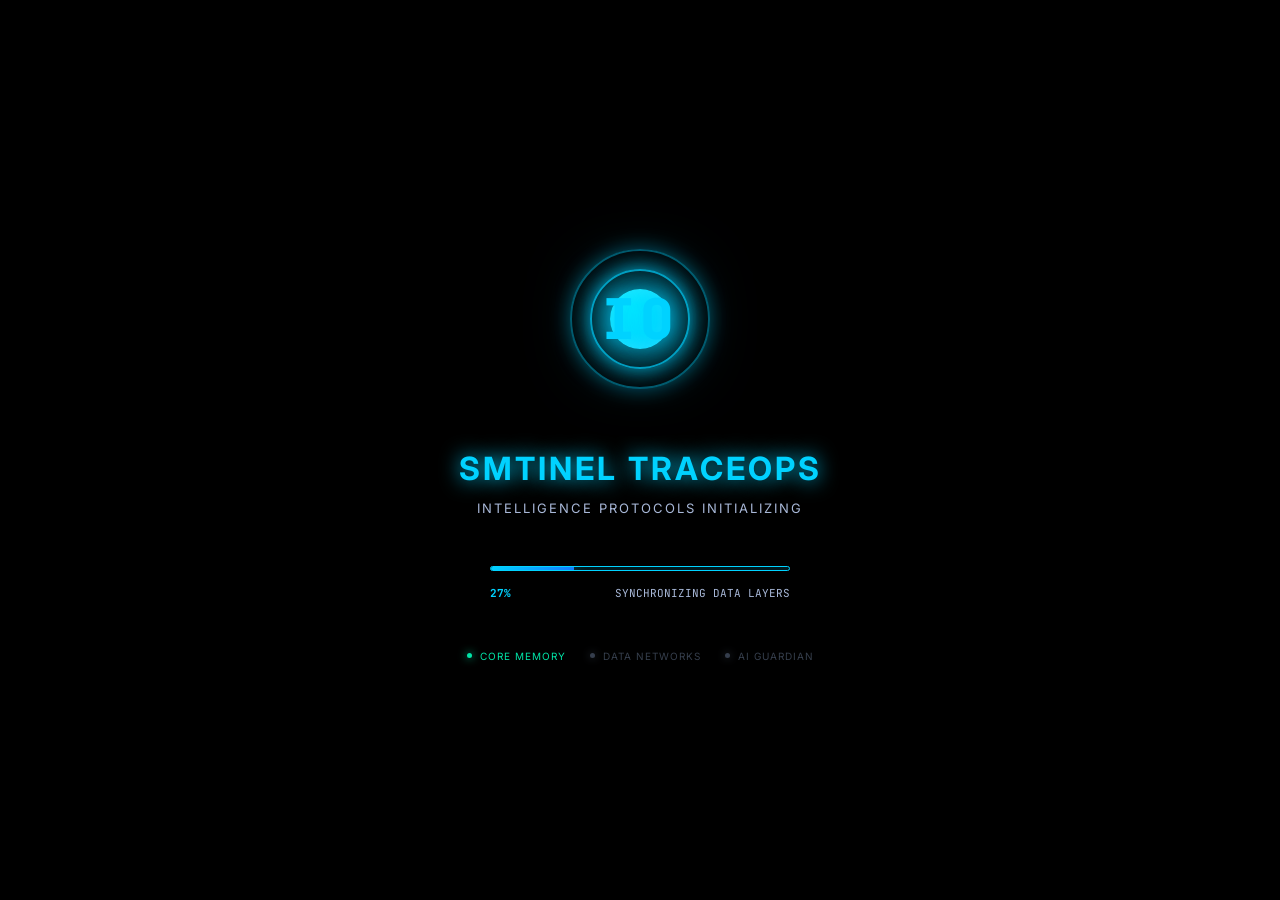
<file: demo/standalone.html>
<!DOCTYPE html>
<html lang="es">
<head>
    <meta charset="UTF-8">
    <meta name="viewport" content="width=device-width, initial-scale=1.0, viewport-fit=cover, user-scalable=no">
    <meta name="apple-mobile-web-app-capable" content="yes">
    <meta name="apple-mobile-web-app-status-bar-style" content="black-translucent">
    <title>SMTinel IO - Operative Intelligence</title>
    <link rel="preconnect" href="https://fonts.googleapis.com">
    <link rel="preconnect" href="https://fonts.gstatic.com" crossorigin>
    <link href="https://fonts.googleapis.com/css2?family=Inter:wght@300;400;600;700;800&family=JetBrains+Mono:wght@400;700&display=swap" rel="stylesheet">
<style>
/* ═══════════════════════════════════════════════════════════════ */
/* SMTINEL IO - PREMIUM CINEMATIC DASHBOARD                        */
/* Enterprise AI HUD - Complete Visual Redesign                    */
/* ═══════════════════════════════════════════════════════════════ */

/* ─────────────────────────────────────────────────────────────── */
/* RESET & BASE                                                     */
/* ─────────────────────────────────────────────────────────────── */

* {
    margin: 0;
    padding: 0;
    box-sizing: border-box;
}

html, body {
    width: 100% !important;
    height: 100% !important;
    font-family: 'Segoe UI', 'Inter', sans-serif !important;
    background: radial-gradient(circle at top, #0B1220, #050A0F) !important;
    color: #E8F0FF !important;
    overflow: hidden !important;
    -webkit-font-smoothing: antialiased !important;
    -webkit-touch-callout: none !important;
    user-select: none !important;
}

/* ─────────────────────────────────────────────────────────────── */
/* VIEWPORT & BINARY RAIN                                           */
/* ─────────────────────────────────────────────────────────────── */

.viewport {
    width: 100% !important;
    height: 100% !important;
    position: relative !important;
    overflow: hidden !important;
    display: flex !important;
    flex-direction: column !important;
}

#binaryCanvas {
    position: absolute;
    top: 0;
    left: 0;
    width: 100%;
    height: 100%;
    opacity: 0.06;
    z-index: 0;
}

/* ─────────────────────────────────────────────────────────────── */
/* BOOT SEQUENCE - CINEMATOGRAPHIC BLACK SCREEN                    */
/* ─────────────────────────────────────────────────────────────── */

.boot-sequence {
    position: absolute;
    inset: 0;
    display: flex;
    align-items: center;
    justify-content: center;
    background: #000000;
    backdrop-filter: blur(8px);
    z-index: 2000;
    opacity: 1;
    transition: opacity 1s cubic-bezier(0.4, 0, 0.2, 1);
    pointer-events: all;
}

.boot-sequence.hidden {
    opacity: 0;
    pointer-events: none;
}

.boot-container {
    display: flex;
    flex-direction: column;
    align-items: center;
    gap: 50px;
    text-align: center;
    padding: 40px;
    max-width: 500px;
}

/* Boot Logo - Holographic */
.boot-logo {
    position: relative;
    width: 160px;
    height: 160px;
    margin: 0 auto;
}

.logo-core {
    position: absolute;
    inset: 0;
    display: flex;
    align-items: center;
    justify-content: center;
    width: 60px;
    height: 60px;
    margin: auto;
    background: radial-gradient(circle at 30% 30%, #00F0FF, #00D2FF);
    border-radius: 50%;
    box-shadow: 0 0 40px #00D2FF, 0 0 80px rgba(0, 210, 255, 0.6),
                inset 0 0 20px rgba(255, 255, 255, 0.2);
    animation: corePulse 2s ease-in-out infinite;
}

@keyframes corePulse {
    0%, 100% {
        box-shadow: 0 0 40px #00D2FF, 0 0 80px rgba(0, 210, 255, 0.6),
                    inset 0 0 20px rgba(255, 255, 255, 0.2);
    }
    50% {
        box-shadow: 0 0 60px #00D2FF, 0 0 120px rgba(0, 210, 255, 0.8),
                    inset 0 0 30px rgba(255, 255, 255, 0.3);
    }
}

.logo-ring {
    position: absolute;
    inset: 0;
    border: 2px solid #00D2FF;
    border-radius: 50%;
    box-shadow: 0 0 20px #00D2FF;
    opacity: 0.7;
}

.ring-1 {
    width: 100px;
    height: 100px;
    top: 50%;
    left: 50%;
    transform: translate(-50%, -50%);
    animation: spinCW 3s linear infinite;
}

.ring-2 {
    width: 140px;
    height: 140px;
    top: 50%;
    left: 50%;
    transform: translate(-50%, -50%);
    opacity: 0.4;
    animation: spinCCW 5s linear infinite;
}

@keyframes spinCW {
    from { transform: translate(-50%, -50%) rotate(0deg); }
    to { transform: translate(-50%, -50%) rotate(360deg); }
}

@keyframes spinCCW {
    from { transform: translate(-50%, -50%) rotate(360deg); }
    to { transform: translate(-50%, -50%) rotate(0deg); }
}

.logo-text {
    position: absolute;
    inset: 0;
    display: flex;
    align-items: center;
    justify-content: center;
    font-size: 56px;
    font-weight: 800;
    color: #00D2FF;
    font-family: 'JetBrains Mono', monospace;
    text-shadow: 0 0 25px #00D2FF, 0 0 50px rgba(0, 210, 255, 0.5);
    letter-spacing: 4px;
}

.boot-title {
    font-size: 32px;
    font-weight: 700;
    color: #00D2FF;
    text-shadow: 0 0 20px #00D2FF;
    letter-spacing: 3px;
    text-transform: uppercase;
    margin-bottom: 12px;
}

.boot-subtitle {
    font-size: 13px;
    color: #A8B8D8;
    letter-spacing: 2px;
    text-transform: uppercase;
    animation: blink 1s infinite;
}

@keyframes blink {
    0%, 49%, 100% { opacity: 1; }
    50%, 99% { opacity: 0.5; }
}

/* Progress Bar */
.boot-progress-container {
    width: 100%;
    max-width: 300px;
}

.progress-bar {
    position: relative;
    width: 100%;
    height: 5px;
    background: rgba(0, 210, 255, 0.05);
    border: 1px solid #00D2FF;
    border-radius: 3px;
    overflow: hidden;
    margin-bottom: 15px;
    box-shadow: inset 0 0 10px rgba(0, 210, 255, 0.1);
}

.progress-fill {
    height: 100%;
    background: linear-gradient(90deg, #00D2FF, #147CFF);
    width: 0%;
    transition: width 0.1s linear;
    box-shadow: 0 0 15px #00D2FF;
}

.progress-glow {
    position: absolute;
    inset: -10px;
    background: radial-gradient(circle, #00D2FF, transparent);
    opacity: 0;
}

.progress-stats {
    display: flex;
    justify-content: space-between;
    font-size: 11px;
    color: #A8B8D8;
    font-family: 'JetBrains Mono', monospace;
}

.progress-percent {
    color: #00D2FF;
    font-weight: 700;
}

/* Boot Subsystems */
.boot-subsystems {
    display: flex;
    gap: 24px;
    justify-content: center;
}

.subsystem {
    display: flex;
    align-items: center;
    gap: 8px;
    font-size: 10px;
    color: #6B7D99;
    text-transform: uppercase;
    letter-spacing: 1px;
    opacity: 0.5;
    transition: all 0.3s ease;
}

.subsystem.active {
    color: #00E5A8;
    opacity: 1;
}

.subsystem .dot {
    width: 5px;
    height: 5px;
    border-radius: 50%;
    background: currentColor;
    box-shadow: 0 0 8px currentColor;
    animation: pulse 1.5s infinite;
}

@keyframes pulse {
    0%, 100% { opacity: 0.4; }
    50% { opacity: 1; }
}

/* ─────────────────────────────────────────────────────────────── */
/* MAIN DASHBOARD - 3 COLUMN GRID LAYOUT                            */
/* ─────────────────────────────────────────────────────────────── */

.dashboard {
    display: flex !important;
    flex-direction: column !important;
    width: 100% !important;
    height: 100% !important;
    z-index: 1 !important;
    opacity: 1 !important;
    transition: opacity 1s ease-in !important;
}

.dashboard.hidden {
    display: none;
    opacity: 0;
}

/* TOP NAVBAR - STICKY & PREMIUM */
.topbar {
    display: flex !important;
    align-items: center !important;
    justify-content: space-between !important;
    height: 70px !important;
    padding: 0 28px !important;
    background: rgba(10, 18, 32, 0.5) !important;
    backdrop-filter: blur(12px) !important;
    border-bottom: 1px solid rgba(0, 210, 255, 0.15) !important;
    gap: 40px !important;
    flex-shrink: 0 !important;
    z-index: 100 !important;
    box-shadow: 0 4px 20px rgba(0, 0, 0, 0.3) !important;
}

.topbar-left {
    display: flex;
    align-items: center;
    gap: 18px;
    flex-shrink: 0;
}

.logo-mini {
    position: relative;
    width: 40px;
    height: 40px;
}

.logo-mini-core {
    position: absolute;
    inset: 0;
    width: 20px;
    height: 20px;
    margin: auto;
    background: radial-gradient(circle, #00F0FF, #00D2FF);
    border-radius: 50%;
    box-shadow: 0 0 15px #00D2FF;
}

.logo-mini-text {
    position: absolute;
    inset: 0;
    display: flex;
    align-items: center;
    justify-content: center;
    font-size: 16px;
    font-weight: 800;
    color: #00D2FF;
    font-family: 'JetBrains Mono', monospace;
}

.brand-name {
    font-size: 15px;
    font-weight: 700;
    color: #00D2FF;
    letter-spacing: 1.5px;
    text-transform: uppercase;
}

.topbar-nav {
    display: flex;
    gap: 40px;
    flex: 1;
}

.nav-link {
    font-size: 11px;
    font-weight: 600;
    color: #A8B8D8;
    text-decoration: none;
    text-transform: uppercase;
    letter-spacing: 1.5px;
    position: relative;
    padding: 8px 0;
    transition: color 0.3s ease;
}

.nav-link::after {
    content: '';
    position: absolute;
    bottom: 0;
    left: 0;
    width: 0;
    height: 2px;
    background: #00D2FF;
    transition: width 0.3s ease;
    box-shadow: 0 0 8px #00D2FF;
}

.nav-link:hover,
.nav-link.active {
    color: #00D2FF;
}

.nav-link.active::after,
.nav-link:hover::after {
    width: 100%;
}

.topbar-right {
    flex-shrink: 0;
}

.status-badge {
    display: flex;
    align-items: center;
    gap: 10px;
    padding: 10px 16px;
    background: rgba(0, 229, 168, 0.08);
    border: 1px solid rgba(0, 229, 168, 0.3);
    border-radius: 20px;
    font-size: 10px;
    font-weight: 700;
    color: #00E5A8;
    text-transform: uppercase;
    letter-spacing: 1px;
}

.status-pulse {
    width: 6px;
    height: 6px;
    background: #00E5A8;
    border-radius: 50%;
    box-shadow: 0 0 10px #00E5A8;
    animation: pulse 2s infinite;
}

/* DASHBOARD GRID LAYOUT - 3 COLUMNS */
.dashboard-grid {
    display: grid !important;
    grid-template-columns: 280px 1fr 360px !important;
    grid-template-rows: 1fr !important;
    gap: 16px !important;
    padding: 16px !important;
    flex: 1 !important;
    overflow: hidden !important;
    height: calc(100vh - 70px) !important;
}

/* ─────────────────────────────────────────────────────────────── */
/* SIDEBAR LEFT - MODULE MENU                                       */
/* ─────────────────────────────────────────────────────────────── */

.sidebar {
    display: flex;
    flex-direction: column;
    gap: 20px;
    overflow-y: auto;
    padding-right: 8px;
}

.sidebar::-webkit-scrollbar {
    width: 6px;
}

.sidebar::-webkit-scrollbar-thumb {
    background: rgba(0, 210, 255, 0.3);
    border-radius: 3px;
}

.sidebar::-webkit-scrollbar-thumb:hover {
    background: rgba(0, 210, 255, 0.6);
}

.sidebar-title {
    font-size: 10px;
    font-weight: 700;
    color: #00D2FF;
    text-transform: uppercase;
    letter-spacing: 1.5px;
    padding: 0 4px;
    opacity: 0.8;
}

.menu-items {
    display: flex;
    flex-direction: column;
    gap: 6px;
}

.menu-item {
    display: flex;
    align-items: center;
    gap: 12px;
    padding: 12px 14px;
    background: rgba(0, 210, 255, 0.03);
    border: 1px solid rgba(0, 210, 255, 0.15);
    border-radius: 10px;
    color: #A8B8D8;
    font-size: 11px;
    font-weight: 500;
    cursor: pointer;
    transition: all 0.25s ease;
    text-transform: uppercase;
    letter-spacing: 0.5px;
    position: relative;
    overflow: hidden;
}

.menu-item::before {
    content: '';
    position: absolute;
    left: 0;
    top: 0;
    width: 3px;
    height: 100%;
    background: #00D2FF;
    transform: scaleY(0);
    transform-origin: top;
    transition: transform 0.3s ease;
}

.menu-item:hover {
    background: rgba(0, 210, 255, 0.08);
    border-color: rgba(0, 210, 255, 0.3);
    color: #E8F0FF;
    padding-left: 16px;
}

.menu-item.active {
    background: rgba(0, 210, 255, 0.12);
    border-color: #00D2FF;
    color: #00D2FF;
    box-shadow: 0 0 15px rgba(0, 210, 255, 0.2), inset 0 0 10px rgba(0, 210, 255, 0.1);
}

.menu-item.active::before {
    transform: scaleY(1);
}

.menu-icon {
    font-size: 14px;
    flex-shrink: 0;
}

/* ─────────────────────────────────────────────────────────────── */
/* MAIN CONTENT AREA - CENTER FLEXIBLE                              */
/* ─────────────────────────────────────────────────────────────── */

.main-content {
    display: flex;
    flex-direction: column;
    gap: 16px;
    overflow-y: auto;
    padding-right: 8px;
}

.main-content::-webkit-scrollbar {
    width: 6px;
}

.main-content::-webkit-scrollbar-thumb {
    background: rgba(0, 210, 255, 0.3);
    border-radius: 3px;
}

/* ─────────────────────────────────────────────────────────────── */
/* SIDEBAR RIGHT - WIDGETS                                          */
/* ─────────────────────────────────────────────────────────────── */

.sidebar-right {
    display: flex;
    flex-direction: column;
    gap: 16px;
    overflow-y: auto;
    padding-left: 8px;
}

.sidebar-right::-webkit-scrollbar {
    width: 6px;
}

.sidebar-right::-webkit-scrollbar-thumb {
    background: rgba(0, 210, 255, 0.3);
    border-radius: 3px;
}

/* ─────────────────────────────────────────────────────────────── */
/* CARD SYSTEM - GLASSMORPHIC PREMIUM                               */
/* ─────────────────────────────────────────────────────────────── */

.card {
    background: rgba(10, 15, 25, 0.6);
    backdrop-filter: blur(12px);
    border: 1px solid rgba(0, 210, 255, 0.2);
    border-radius: 14px;
    padding: 20px;
    box-shadow: 0 8px 32px rgba(0, 0, 0, 0.3),
                inset 0 1px 0 rgba(255, 255, 255, 0.08);
    animation: cardAppear 0.6s cubic-bezier(0.4, 0, 0.2, 1) forwards;
    opacity: 0;
    position: relative;
    overflow: hidden;
}

@keyframes cardAppear {
    from {
        opacity: 0;
        transform: translateY(20px);
    }
    to {
        opacity: 1;
        transform: translateY(0);
    }
}

.card::before {
    content: '';
    position: absolute;
    inset: -1px;
    background: linear-gradient(135deg, rgba(0, 210, 255, 0.1), transparent);
    border-radius: 14px;
    pointer-events: none;
    opacity: 0;
    transition: opacity 0.3s ease;
}

.card:hover::before {
    opacity: 0.5;
}

.card-header {
    display: flex;
    justify-content: space-between;
    align-items: center;
    margin-bottom: 16px;
    padding-bottom: 12px;
    border-bottom: 1px solid rgba(0, 210, 255, 0.15);
}

.card-title {
    font-size: 12px;
    font-weight: 700;
    color: #00D2FF;
    text-transform: uppercase;
    letter-spacing: 1.5px;
}

.card-status {
    font-size: 9px;
    color: #00E5A8;
    font-weight: 700;
    text-transform: uppercase;
    letter-spacing: 1px;
}

/* ─────────────────────────────────────────────────────────────── */
/* SMTINELITO - PREMIUM CYBERNETIC GUARDIAN                         */
/* ─────────────────────────────────────────────────────────────── */

.guardian-card {
    grid-column: 1 / 3;
    min-height: 320px;
}

.guardian-display {
    display: grid;
    grid-template-columns: 200px 1fr;
    gap: 32px;
    align-items: center;
}

.smtinelito-container {
    display: flex;
    justify-content: center;
    align-items: center;
    height: 220px;
    perspective: 1000px;
}

.smtinelito {
    position: relative;
    width: 160px;
    height: 180px;
    filter: drop-shadow(0 0 25px rgba(0, 210, 255, 0.5));
}

/* Shield */
.shield-layer {
    position: absolute;
    inset: 0;
    display: flex;
    align-items: center;
    justify-content: center;
    z-index: 1;
}

.shield-inner {
    width: 90px;
    height: 110px;
    background: linear-gradient(135deg, rgba(0, 210, 255, 0.15), rgba(20, 124, 255, 0.1));
    clip-path: polygon(50% 0%, 100% 25%, 100% 75%, 50% 100%, 0% 75%, 0% 25%);
    border: 2px solid #00D2FF;
    box-shadow: inset 0 0 15px rgba(0, 210, 255, 0.2), 0 0 25px #00D2FF;
    animation: shieldPulse 2.5s ease-in-out infinite;
}

@keyframes shieldPulse {
    0%, 100% {
        box-shadow: inset 0 0 15px rgba(0, 210, 255, 0.2), 0 0 25px #00D2FF;
    }
    50% {
        box-shadow: inset 0 0 25px rgba(0, 210, 255, 0.3), 0 0 40px #00D2FF;
    }
}

.shield-glow {
    position: absolute;
    inset: -20px;
    background: radial-gradient(circle, #00D2FF, transparent);
    opacity: 0.2;
    filter: blur(15px);
    animation: shieldGlow 3s ease-in-out infinite;
}

@keyframes shieldGlow {
    0%, 100% { opacity: 0.15; transform: scale(0.95); }
    50% { opacity: 0.4; transform: scale(1.05); }
}

/* Body */
.body-layer {
    position: absolute;
    inset: 0;
    animation: bodyFloat 3.5s ease-in-out infinite;
    z-index: 2;
}

@keyframes bodyFloat {
    0%, 100% { transform: translateY(0px) rotateZ(-2deg); }
    50% { transform: translateY(-16px) rotateZ(2deg); }
}

/* Head */
.head {
    position: absolute;
    top: 15px;
    left: 50%;
    transform: translateX(-50%);
    width: 55px;
    height: 55px;
}

/* Eyes */
.eye {
    position: absolute;
    width: 16px;
    height: 22px;
    background: radial-gradient(circle at 35% 35%, #00F0FF, #00D2FF);
    border: 2px solid #00D2FF;
    border-radius: 50%;
    display: flex;
    align-items: center;
    justify-content: center;
    box-shadow: 0 0 12px #00D2FF, inset 0 0 8px rgba(255, 255, 255, 0.3);
}

.left-eye {
    top: 10px;
    left: 8px;
}

.right-eye {
    top: 10px;
    right: 8px;
}

.pupil {
    width: 7px;
    height: 9px;
    background: rgba(0, 0, 0, 0.95);
    border-radius: 50%;
    animation: eyeBlink 4s ease-in-out infinite;
}

@keyframes eyeBlink {
    0%, 10%, 90%, 100% { transform: scaleY(1); }
    5% { transform: scaleY(0.1); }
}

.eye-glow {
    position: absolute;
    inset: -8px;
    background: radial-gradient(circle, #00D2FF, transparent);
    border-radius: 50%;
    opacity: 0;
    animation: eyeGlow 3s ease-in-out infinite;
}

@keyframes eyeGlow {
    0%, 100% { opacity: 0.2; box-shadow: 0 0 8px #00D2FF; }
    50% { opacity: 0.6; box-shadow: 0 0 16px #00D2FF; }
}

/* Beak */
.beak {
    position: absolute;
    bottom: 8px;
    left: 50%;
    transform: translateX(-50%);
    width: 14px;
    height: 10px;
    background: linear-gradient(135deg, #FFB800, #FFA500);
    clip-path: polygon(0% 50%, 50% 0%, 100% 50%, 50% 100%);
    box-shadow: 0 0 10px #FFB800;
}

/* Wings */
.wing {
    position: absolute;
    top: 50%;
    width: 45px;
    height: 35px;
    transform: translateY(-50%);
    display: flex;
    gap: 4px;
}

.left-wing {
    left: -45px;
    flex-direction: row-reverse;
}

.right-wing {
    right: -45px;
}

.feather {
    flex: 1;
    background: linear-gradient(90deg, #00D2FF, #147CFF);
    border-radius: 50%;
    opacity: 0.75;
    box-shadow: 0 0 12px rgba(0, 210, 255, 0.5);
    animation: featherWave 2s ease-in-out infinite;
}

.feather-1 { animation-delay: 0s; }
.feather-2 { animation-delay: 0.2s; }
.feather-3 { animation-delay: 0.4s; }

@keyframes featherWave {
    0%, 100% { transform: scaleY(1) rotateZ(0deg); }
    50% { transform: scaleY(1.15) rotateZ(8deg); }
}

/* Body Core */
.body-core {
    position: absolute;
    top: 75px;
    left: 50%;
    transform: translateX(-50%);
    width: 48px;
    height: 65px;
    background: linear-gradient(135deg, rgba(0, 210, 255, 0.2), rgba(20, 124, 255, 0.15));
    border: 2px solid #00D2FF;
    border-radius: 24px;
    box-shadow: 0 0 15px rgba(0, 210, 255, 0.3);
}

/* Legs */
.leg {
    position: absolute;
    bottom: 0;
    width: 4px;
    height: 28px;
    background: linear-gradient(180deg, #FFB800, #00D2FF);
    animation: legWalk 1.5s ease-in-out infinite;
}

.left-leg {
    left: 32px;
}

.right-leg {
    right: 32px;
}

@keyframes legWalk {
    0%, 100% { transform: scaleY(1) translateY(0); }
    50% { transform: scaleY(1.05) translateY(2px); }
}

/* Scan Overlay */
.scan-overlay {
    position: absolute;
    inset: 0;
    background: repeating-linear-gradient(
        0deg,
        rgba(0, 210, 255, 0.02),
        rgba(0, 210, 255, 0.02) 2px,
        transparent 2px,
        transparent 4px
    );
    animation: scanMove 8s linear infinite;
    opacity: 0.6;
}

@keyframes scanMove {
    0% { transform: translateY(-100%); }
    100% { transform: translateY(100%); }
}

/* Guardian Status Panel */
.guardian-status {
    display: flex;
    flex-direction: column;
    gap: 14px;
}

.status-item {
    display: flex;
    flex-direction: column;
    gap: 6px;
    padding: 12px 14px;
    background: rgba(0, 210, 255, 0.04);
    border: 1px solid rgba(0, 210, 255, 0.15);
    border-radius: 10px;
    transition: all 0.3s ease;
}

.status-item:hover {
    background: rgba(0, 210, 255, 0.08);
    border-color: rgba(0, 210, 255, 0.3);
}

.status-item .label {
    font-size: 9px;
    color: #6B7D99;
    text-transform: uppercase;
    letter-spacing: 1px;
    font-weight: 600;
}

.status-item .value {
    font-size: 13px;
    font-weight: 700;
    color: #00D2FF;
    font-family: 'JetBrains Mono', monospace;
}

.status-healthy {
    color: #00E5A8;
}

.xp-bar {
    position: relative;
    width: 100%;
    height: 18px;
    background: rgba(0, 210, 255, 0.08);
    border: 1px solid rgba(0, 210, 255, 0.2);
    border-radius: 9px;
    overflow: hidden;
    margin-top: 6px;
}

.xp-fill {
    height: 100%;
    background: linear-gradient(90deg, #00D2FF, #147CFF);
    width: 64%;
    box-shadow: 0 0 10px #00D2FF;
    transition: width 0.5s cubic-bezier(0.4, 0, 0.2, 1);
}

.xp-text {
    position: absolute;
    inset: 0;
    display: flex;
    align-items: center;
    justify-content: center;
    font-size: 8px;
    font-weight: 700;
    color: #E8F0FF;
    font-family: 'JetBrains Mono', monospace;
    text-shadow: 0 0 4px rgba(0, 0, 0, 0.8);
}

/* ─────────────────────────────────────────────────────────────── */
/* PUZZLE CORRELATION - HOLOGRAPHIC CARDS                           */
/* ─────────────────────────────────────────────────────────────── */

.puzzle-card {
    grid-column: 1 / 3;
    min-height: auto;
}

.puzzle-wrapper {
    display: flex;
    flex-direction: column;
    gap: 16px;
}

.puzzle-nodes {
    display: flex;
    gap: 12px;
    overflow-x: auto;
    padding-bottom: 10px;
    -webkit-overflow-scrolling: touch;
}

.puzzle-nodes::-webkit-scrollbar {
    height: 4px;
}

.puzzle-nodes::-webkit-scrollbar-thumb {
    background: rgba(0, 210, 255, 0.3);
    border-radius: 2px;
}

.puzzle-node {
    position: relative;
    flex-shrink: 0;
    width: 105px;
    height: 105px;
    cursor: pointer;
    transition: all 0.3s ease;
}

.node-glow {
    position: absolute;
    inset: -10px;
    background: radial-gradient(circle, #FFB800, transparent);
    opacity: 0;
    filter: blur(14px);
    transition: opacity 0.3s ease;
    pointer-events: none;
}

.puzzle-node.active .node-glow {
    opacity: 0.6;
    background: radial-gradient(circle, #00D2FF, transparent);
}

.node-inner {
    position: absolute;
    inset: 0;
    display: flex;
    flex-direction: column;
    align-items: center;
    justify-content: center;
    padding: 10px;
    background: linear-gradient(135deg, rgba(255, 184, 0, 0.1), rgba(0, 210, 255, 0.06));
    border: 2px solid #FFB800;
    border-radius: 12px;
    text-align: center;
    transition: all 0.25s ease;
    box-shadow: 0 0 20px rgba(255, 184, 0, 0.15);
    backdrop-filter: blur(8px);
}

.puzzle-node:hover .node-inner {
    background: linear-gradient(135deg, rgba(255, 184, 0, 0.15), rgba(0, 210, 255, 0.1));
    border-color: #FFB800;
    transform: translateY(-6px);
    box-shadow: 0 0 30px rgba(255, 184, 0, 0.3);
}

.puzzle-node.active .node-inner {
    background: linear-gradient(135deg, rgba(0, 210, 255, 0.15), rgba(20, 124, 255, 0.1));
    border-color: #00D2FF;
    box-shadow: 0 0 25px #00D2FF, inset 0 0 15px rgba(0, 210, 255, 0.15);
}

.puzzle-node.locked {
    opacity: 0.35;
    cursor: not-allowed;
}

.puzzle-node.locked .node-inner {
    border-style: dashed;
    box-shadow: none;
}

.node-label {
    font-size: 10px;
    font-weight: 700;
    color: #A8B8D8;
    text-transform: uppercase;
    letter-spacing: 0.5px;
    margin-bottom: 4px;
}

.puzzle-node.active .node-label {
    color: #00D2FF;
}

.node-value {
    font-size: 13px;
    font-weight: 700;
    color: #FFB800;
    font-family: 'JetBrains Mono', monospace;
}

.puzzle-node.active .node-value {
    color: #00D2FF;
}

.node-connector {
    flex-shrink: 0;
    width: 18px;
    height: 2px;
    background: linear-gradient(90deg, transparent, #FFB800, transparent);
    align-self: center;
    transition: all 0.3s ease;
}

.node-connector.locked {
    background: linear-gradient(90deg, transparent, #6B7D99, transparent);
    opacity: 0.3;
}

/* Resolve Button */
.btn-resolve {
    align-self: center;
    padding: 14px 36px;
    background: linear-gradient(135deg, #00D2FF, #147CFF);
    color: #050A0F;
    border: none;
    border-radius: 10px;
    font-family: 'JetBrains Mono', monospace;
    font-size: 12px;
    font-weight: 700;
    cursor: pointer;
    text-transform: uppercase;
    letter-spacing: 1.5px;
    position: relative;
    overflow: hidden;
    transition: all 0.3s ease;
    box-shadow: 0 0 25px rgba(0, 210, 255, 0.5);
    margin-top: 8px;
}

.btn-glow {
    position: absolute;
    inset: 0;
    background: radial-gradient(circle, rgba(255, 255, 255, 0.4), transparent);
    opacity: 0;
    animation: btnPulse 2s ease-in-out infinite;
    pointer-events: none;
}

@keyframes btnPulse {
    0%, 100% { opacity: 0; }
    50% { opacity: 0.4; }
}

.btn-resolve:hover {
    transform: translateY(-3px);
    box-shadow: 0 0 40px rgba(0, 210, 255, 0.8);
    background: linear-gradient(135deg, #00F0FF, #1070FF);
}

.btn-resolve:active {
    transform: translateY(-1px);
}

/* ─────────────────────────────────────────────────────────────── */
/* RIGHT SIDEBAR WIDGETS                                            */
/* ─────────────────────────────────────────────────────────────── */

.health-card,
.mission-card,
.intelligence-card {
    min-height: auto;
}

/* Plant Health Widget */
.health-display {
    display: flex;
    flex-direction: column;
    gap: 12px;
}

.health-meter {
    position: relative;
}

.health-value {
    font-size: 36px;
    font-weight: 800;
    color: #00E5A8;
    font-family: 'JetBrains Mono', monospace;
    text-shadow: 0 0 15px #00E5A8;
    margin-bottom: 8px;
    transition: all 0.5s ease;
    letter-spacing: 1px;
}

.health-chart {
    width: 100%;
    height: 55px;
    filter: drop-shadow(0 0 8px rgba(0, 210, 255, 0.3));
    transition: all 0.3s ease;
}

.health-status {
    display: flex;
    flex-direction: column;
    gap: 8px;
    margin-top: 8px;
}

.status-item.small {
    display: flex;
    align-items: center;
    gap: 10px;
    font-size: 10px;
    color: #A8B8D8;
    transition: color 0.3s ease;
}

.status-item.small:hover {
    color: #E8F0FF;
}

.status-item.small .dot {
    width: 7px;
    height: 7px;
    border-radius: 50%;
    flex-shrink: 0;
}

.dot.healthy {
    background: #00E5A8;
    box-shadow: 0 0 10px #00E5A8;
}

.dot.warning {
    background: #FFB800;
    box-shadow: 0 0 10px #FFB800;
}

/* Mission List */
.mission-list {
    display: flex;
    flex-direction: column;
    gap: 10px;
}

.mission-item {
    display: flex;
    align-items: center;
    gap: 12px;
    padding: 12px;
    border-left: 3px solid #6B7D99;
    color: #A8B8D8;
    font-size: 11px;
    transition: all 0.3s ease;
    background: rgba(0, 210, 255, 0.02);
    border-radius: 6px;
}

.mission-item:hover {
    background: rgba(0, 210, 255, 0.06);
    color: #E8F0FF;
}

.mission-item.completed {
    border-left-color: #00E5A8;
    color: #00E5A8;
}

.mission-item.active {
    border-left-color: #00D2FF;
    color: #00D2FF;
    background: rgba(0, 210, 255, 0.08);
}

.mission-check {
    display: flex;
    align-items: center;
    justify-content: center;
    width: 18px;
    height: 18px;
    border: 1.5px solid currentColor;
    border-radius: 4px;
    font-size: 10px;
    font-weight: 700;
    flex-shrink: 0;
    transition: all 0.3s ease;
}

.mission-item.completed .mission-check {
    background: #00E5A8;
    color: #050A0F;
    border-color: #00E5A8;
    box-shadow: 0 0 8px #00E5A8;
}

/* Intelligence Progress */
.intel-display {
    display: flex;
    flex-direction: column;
    gap: 14px;
}

.intel-meter {
    font-size: 32px;
    font-weight: 800;
    color: #00D2FF;
    font-family: 'JetBrains Mono', monospace;
    text-shadow: 0 0 12px #00D2FF;
    letter-spacing: 1px;
}

.intel-bar {
    position: relative;
    width: 100%;
    height: 10px;
    background: rgba(0, 210, 255, 0.08);
    border: 1px solid rgba(0, 210, 255, 0.2);
    border-radius: 5px;
    overflow: hidden;
}

.intel-fill {
    height: 100%;
    width: 72%;
    background: linear-gradient(90deg, #00D2FF, #147CFF);
    transition: width 0.5s cubic-bezier(0.4, 0, 0.2, 1);
    box-shadow: 0 0 10px #00D2FF;
}

.intel-glow {
    position: absolute;
    top: 0;
    left: 0;
    height: 100%;
    background: radial-gradient(circle, #00D2FF, transparent);
    width: 72%;
    filter: blur(4px);
    opacity: 0.5;
}

/* ─────────────────────────────────────────────────────────────── */
/* RESPONSIVE DESIGN - TABLET & MOBILE                              */
/* ─────────────────────────────────────────────────────────────── */

@media (max-width: 1440px) {
    .dashboard-grid {
        grid-template-columns: 240px 1fr 320px;
        gap: 14px;
        padding: 14px;
    }

    .sidebar {
        gap: 16px;
    }

    .menu-item {
        padding: 11px 12px;
        font-size: 10px;
    }

    .card {
        padding: 18px;
    }
}

@media (max-width: 1024px) {
    .dashboard-grid {
        grid-template-columns: 200px 1fr 280px;
        gap: 12px;
        padding: 12px;
    }

    .topbar {
        padding: 0 20px;
        gap: 28px;
    }

    .topbar-nav {
        gap: 28px;
    }

    .guardian-display {
        grid-template-columns: 1fr;
        gap: 24px;
    }

    .menu-item {
        padding: 10px 11px;
        font-size: 10px;
    }
}

@media (max-width: 768px) {
    .dashboard-grid {
        grid-template-columns: 1fr;
        grid-template-rows: auto 1fr auto;
        gap: 12px;
        padding: 12px;
        height: auto;
    }

    .sidebar {
        grid-column: 1;
        display: grid;
        grid-template-columns: 1fr 1fr;
        gap: 12px;
        order: 1;
        padding: 0;
    }

    .sidebar-section {
        display: flex;
        flex-direction: column;
        gap: 8px;
    }

    .main-content {
        order: 2;
        gap: 12px;
    }

    .sidebar-right {
        grid-column: 1;
        display: grid;
        grid-template-columns: 1fr 1fr;
        gap: 12px;
        order: 3;
        padding: 0;
    }

    .guardian-card {
        grid-column: 1;
    }

    .puzzle-card {
        grid-column: 1;
    }

    .guardian-display {
        grid-template-columns: 1fr;
        gap: 20px;
    }

    .topbar {
        padding: 0 16px;
        height: auto;
        gap: 20px;
        flex-wrap: wrap;
    }

    .topbar-nav {
        order: 3;
        width: 100%;
        gap: 20px;
        padding-top: 8px;
    }

    .smtinelito-container {
        height: 180px;
    }
}

@media (max-width: 480px) {
    .dashboard-grid {
        grid-template-columns: 1fr;
    }

    .topbar {
        padding: 0 12px;
        gap: 12px;
        height: 60px;
    }

    .topbar-nav {
        gap: 12px;
        font-size: 9px;
    }

    .sidebar,
    .sidebar-right {
        grid-template-columns: 1fr;
        gap: 10px;
    }

    .sidebar-title {
        font-size: 9px;
    }

    .menu-item {
        padding: 9px 10px;
        font-size: 9px;
    }

    .card {
        padding: 14px;
    }

    .card-header {
        margin-bottom: 12px;
        padding-bottom: 10px;
    }

    .card-title {
        font-size: 11px;
    }

    .smtinelito {
        width: 140px;
        height: 160px;
    }

    .guardian-status {
        gap: 12px;
    }

    .status-item {
        padding: 10px 12px;
    }

    .puzzle-node {
        width: 90px;
        height: 90px;
    }

    .node-label {
        font-size: 9px;
    }

    .node-value {
        font-size: 12px;
    }

    .btn-resolve {
        padding: 12px 28px;
        font-size: 10px;
    }

    .health-value {
        font-size: 28px;
    }

    .intel-meter {
        font-size: 24px;
    }

    .health-chart {
        height: 45px;
    }

    .mission-item {
        padding: 10px;
        font-size: 10px;
    }
}

/* ─────────────────────────────────────────────────────────────── */
/* VIEWPORT FIT FOR iPhone NOTCH/HOME INDICATOR                    */
/* ─────────────────────────────────────────────────────────────── */

@supports (padding: max(0px)) {
    .topbar {
        padding-left: max(20px, env(safe-area-inset-left));
        padding-right: max(20px, env(safe-area-inset-right));
    }

    .dashboard-grid {
        padding-bottom: max(16px, env(safe-area-inset-bottom));
    }

    .sidebar,
    .sidebar-right {
        padding-bottom: max(0px, env(safe-area-inset-bottom));
    }
}
</style>
<body>
    <!-- Main Viewport -->
    <div id="viewport" class="viewport">
        <!-- Binary Rain Canvas -->
        <canvas id="binaryCanvas" class="binary-rain"></canvas>

        <!-- Boot Sequence -->
        <div id="bootSequence" class="boot-sequence active">
            <div class="boot-container">
                <div class="boot-logo">
                    <div class="logo-core"></div>
                    <div class="logo-ring ring-1"></div>
                    <div class="logo-ring ring-2"></div>
                    <div class="logo-text">IO</div>
                </div>

                <div class="boot-info">
                    <h1 class="boot-title">SMTINEL TRACEOPS</h1>
                    <p class="boot-subtitle">Intelligence Protocols Initializing</p>
                </div>

                <div class="boot-progress-container">
                    <div class="progress-bar">
                        <div class="progress-fill"></div>
                        <div class="progress-glow"></div>
                    </div>
                    <div class="progress-stats">
                        <span class="progress-percent"><span id="bootPercent">0</span>%</span>
                        <span class="progress-status" id="bootStatus">SYSTEM BOOT</span>
                    </div>
                </div>

                <div class="boot-subsystems">
                    <div class="subsystem active"><span class="dot"></span>Core Memory</div>
                    <div class="subsystem"><span class="dot"></span>Data Networks</div>
                    <div class="subsystem"><span class="dot"></span>AI Guardian</div>
                </div>
            </div>
        </div>

        <!-- Main Dashboard -->
        <div id="mainDashboard" class="dashboard hidden">
            <!-- Top Navigation Bar -->
            <nav class="topbar">
                <div class="topbar-left">
                    <div class="logo-mini">
                        <div class="logo-mini-core"></div>
                        <div class="logo-mini-text">IO</div>
                    </div>
                    <span class="brand-name">SMTINEL</span>
                </div>

                <div class="topbar-nav">
                    <a href="#" class="nav-link active">DASHBOARD</a>
                    <a href="#" class="nav-link">TRACEABILITY</a>
                    <a href="#" class="nav-link">INTELLIGENCE</a>
                </div>

                <div class="topbar-right">
                    <div class="status-badge">
                        <span class="status-pulse"></span>
                        <span class="status-text">ACTIVE</span>
                    </div>
                </div>
            </nav>

            <!-- Main Content Grid -->
            <div class="dashboard-grid">
                <!-- Left Sidebar -->
                <aside class="sidebar">
                    <div class="sidebar-section">
                        <h3 class="sidebar-title">MODULES</h3>
                        <div class="menu-items">
                            <div class="menu-item active">
                                <div class="menu-icon">◉</div>
                                <span>COMMAND CENTER</span>
                            </div>
                            <div class="menu-item">
                                <div class="menu-icon">⊙</div>
                                <span>PLANT STATUS</span>
                            </div>
                            <div class="menu-item">
                                <div class="menu-icon">◈</div>
                                <span>TRACE ENGINE</span>
                            </div>
                            <div class="menu-item">
                                <div class="menu-icon">⟡</div>
                                <span>YIELD CORE</span>
                            </div>
                            <div class="menu-item">
                                <div class="menu-icon">⊕</div>
                                <span>PUZZLE ZONE</span>
                            </div>
                        </div>
                    </div>

                    <div class="sidebar-section">
                        <h3 class="sidebar-title">SYSTEM</h3>
                        <div class="menu-items">
                            <div class="menu-item">
                                <div class="menu-icon">⚙</div>
                                <span>Settings</span>
                            </div>
                            <div class="menu-item">
                                <div class="menu-icon">⚡</div>
                                <span>Performance</span>
                            </div>
                        </div>
                    </div>
                </aside>

                <!-- Center Content Area -->
                <main class="main-content">
                    <!-- Guardian Section -->
                    <section class="card guardian-card">
                        <div class="card-header">
                            <h2 class="card-title">AI GUARDIAN</h2>
                            <div class="card-status">NIVEL 03</div>
                        </div>

                        <div class="guardian-display">
                            <!-- SMTinelito Premium -->
                            <div class="smtinelito-container">
                                <div class="smtinelito">
                                    <!-- Shield Layer -->
                                    <div class="shield-layer">
                                        <div class="shield-inner"></div>
                                        <div class="shield-glow"></div>
                                    </div>

                                    <!-- Body Layer -->
                                    <div class="body-layer">
                                        <!-- Head -->
                                        <div class="head">
                                            <div class="eye left-eye">
                                                <div class="pupil"></div>
                                                <div class="eye-glow"></div>
                                            </div>
                                            <div class="eye right-eye">
                                                <div class="pupil"></div>
                                                <div class="eye-glow"></div>
                                            </div>
                                            <div class="beak"></div>
                                        </div>

                                        <!-- Wing Left -->
                                        <div class="wing left-wing">
                                            <div class="feather feather-1"></div>
                                            <div class="feather feather-2"></div>
                                            <div class="feather feather-3"></div>
                                        </div>

                                        <!-- Wing Right -->
                                        <div class="wing right-wing">
                                            <div class="feather feather-1"></div>
                                            <div class="feather feather-2"></div>
                                            <div class="feather feather-3"></div>
                                        </div>

                                        <!-- Body -->
                                        <div class="body-core"></div>

                                        <!-- Legs -->
                                        <div class="leg left-leg"></div>
                                        <div class="leg right-leg"></div>
                                    </div>

                                    <!-- Scan Lines -->
                                    <div class="scan-overlay"></div>
                                </div>
                            </div>

                            <!-- Status Panel -->
                            <div class="guardian-status">
                                <div class="status-item">
                                    <span class="label">SMTinelito</span>
                                    <span class="value">IO GUARDIAN</span>
                                </div>
                                <div class="status-item">
                                    <span class="label">Experience</span>
                                    <div class="xp-bar">
                                        <div class="xp-fill"></div>
                                        <div class="xp-text">2,450 / 3,800 XP</div>
                                    </div>
                                </div>
                                <div class="status-item">
                                    <span class="label">Status</span>
                                    <span class="value status-healthy">OPERATIONAL</span>
                                </div>
                            </div>
                        </div>
                    </section>

                    <!-- Puzzle Section -->
                    <section class="card puzzle-card">
                        <div class="card-header">
                            <h2 class="card-title">PUZZLE CORRELACIÓN</h2>
                            <div class="card-status">ACTIVE</div>
                        </div>

                        <div class="puzzle-wrapper">
                            <div class="puzzle-nodes">
                                <div class="puzzle-node" data-node="ICT">
                                    <div class="node-glow"></div>
                                    <div class="node-inner">
                                        <div class="node-label">ICT</div>
                                        <div class="node-value">1610</div>
                                    </div>
                                </div>

                                <div class="node-connector"></div>

                                <div class="puzzle-node" data-node="AOI">
                                    <div class="node-glow"></div>
                                    <div class="node-inner">
                                        <div class="node-label">AOI</div>
                                        <div class="node-value">1210</div>
                                    </div>
                                </div>

                                <div class="node-connector"></div>

                                <div class="puzzle-node active" data-node="REFLOW">
                                    <div class="node-glow"></div>
                                    <div class="node-inner">
                                        <div class="node-label">REFLOW</div>
                                        <div class="node-value">2170°</div>
                                    </div>
                                </div>

                                <div class="node-connector"></div>

                                <div class="puzzle-node" data-node="SOLDER">
                                    <div class="node-glow"></div>
                                    <div class="node-inner">
                                        <div class="node-label">SOLDER</div>
                                        <div class="node-value">WARN</div>
                                    </div>
                                </div>

                                <div class="node-connector locked"></div>

                                <div class="puzzle-node locked" data-node="MYSTERY">
                                    <div class="node-glow"></div>
                                    <div class="node-inner">
                                        <div class="node-label">?</div>
                                        <div class="node-value">???</div>
                                    </div>
                                </div>
                            </div>

                            <button class="btn-resolve" id="resolveBtn">
                                <span class="btn-text">RESOLVER</span>
                                <span class="btn-glow"></span>
                            </button>
                        </div>
                    </section>
                </main>

                <!-- Right Sidebar -->
                <aside class="sidebar-right">
                    <!-- Plant Health Widget -->
                    <section class="card health-card">
                        <div class="card-header">
                            <h3 class="card-title">PLANT HEALTH</h3>
                        </div>

                        <div class="health-display">
                            <div class="health-meter">
                                <div class="health-value">68%</div>
                                <svg class="health-chart" viewBox="0 0 200 60" preserveAspectRatio="none">
                                    <defs>
                                        <linearGradient id="healthGrad" x1="0%" y1="0%" x2="0%" y2="100%">
                                            <stop offset="0%" style="stop-color:#00E5A8;stop-opacity:0.6" />
                                            <stop offset="100%" style="stop-color:#00D2FF;stop-opacity:0" />
                                        </linearGradient>
                                    </defs>
                                    <polyline points="0,45 25,35 50,30 75,40 100,20 125,35 150,25 175,40 200,15"
                                              stroke="#00D2FF" stroke-width="2" fill="none"/>
                                    <polyline points="0,45 25,35 50,30 75,40 100,20 125,35 150,25 175,40 200,15"
                                              stroke="url(#healthGrad)" stroke-width="2" fill="url(#healthGrad)"/>
                                </svg>
                            </div>

                            <div class="health-status">
                                <div class="status-item small">
                                    <span class="dot healthy"></span>
                                    <span>Operativo</span>
                                </div>
                                <div class="status-item small">
                                    <span class="dot warning"></span>
                                    <span>Monitoreo</span>
                                </div>
                            </div>
                        </div>
                    </section>

                    <!-- Mission Progress -->
                    <section class="card mission-card">
                        <div class="card-header">
                            <h3 class="card-title">MISIÓN ACTUAL</h3>
                        </div>

                        <div class="mission-list">
                            <div class="mission-item completed">
                                <div class="mission-check">✓</div>
                                <span>Recolecta datos</span>
                            </div>
                            <div class="mission-item completed">
                                <div class="mission-check">✓</div>
                                <span>Sincroniza eventos</span>
                            </div>
                            <div class="mission-item completed">
                                <div class="mission-check">✓</div>
                                <span>Identifica patrones</span>
                            </div>
                            <div class="mission-item active">
                                <div class="mission-check">→</div>
                                <span>Resuelve puzzle</span>
                            </div>
                        </div>
                    </section>

                    <!-- Intelligence Progress -->
                    <section class="card intelligence-card">
                        <div class="card-header">
                            <h3 class="card-title">INTELIGENCIA</h3>
                        </div>

                        <div class="intel-display">
                            <div class="intel-meter">72%</div>
                            <div class="intel-bar">
                                <div class="intel-fill"></div>
                                <div class="intel-glow"></div>
                            </div>
                        </div>
                    </section>
                </aside>
            </div>
        </div>
    </div>

    <script src="https://cdnjs.cloudflare.com/ajax/libs/gsap/3.12.2/gsap.min.js"></script>
    <script src="app.js"></script>
</body>
</html>
</file>
